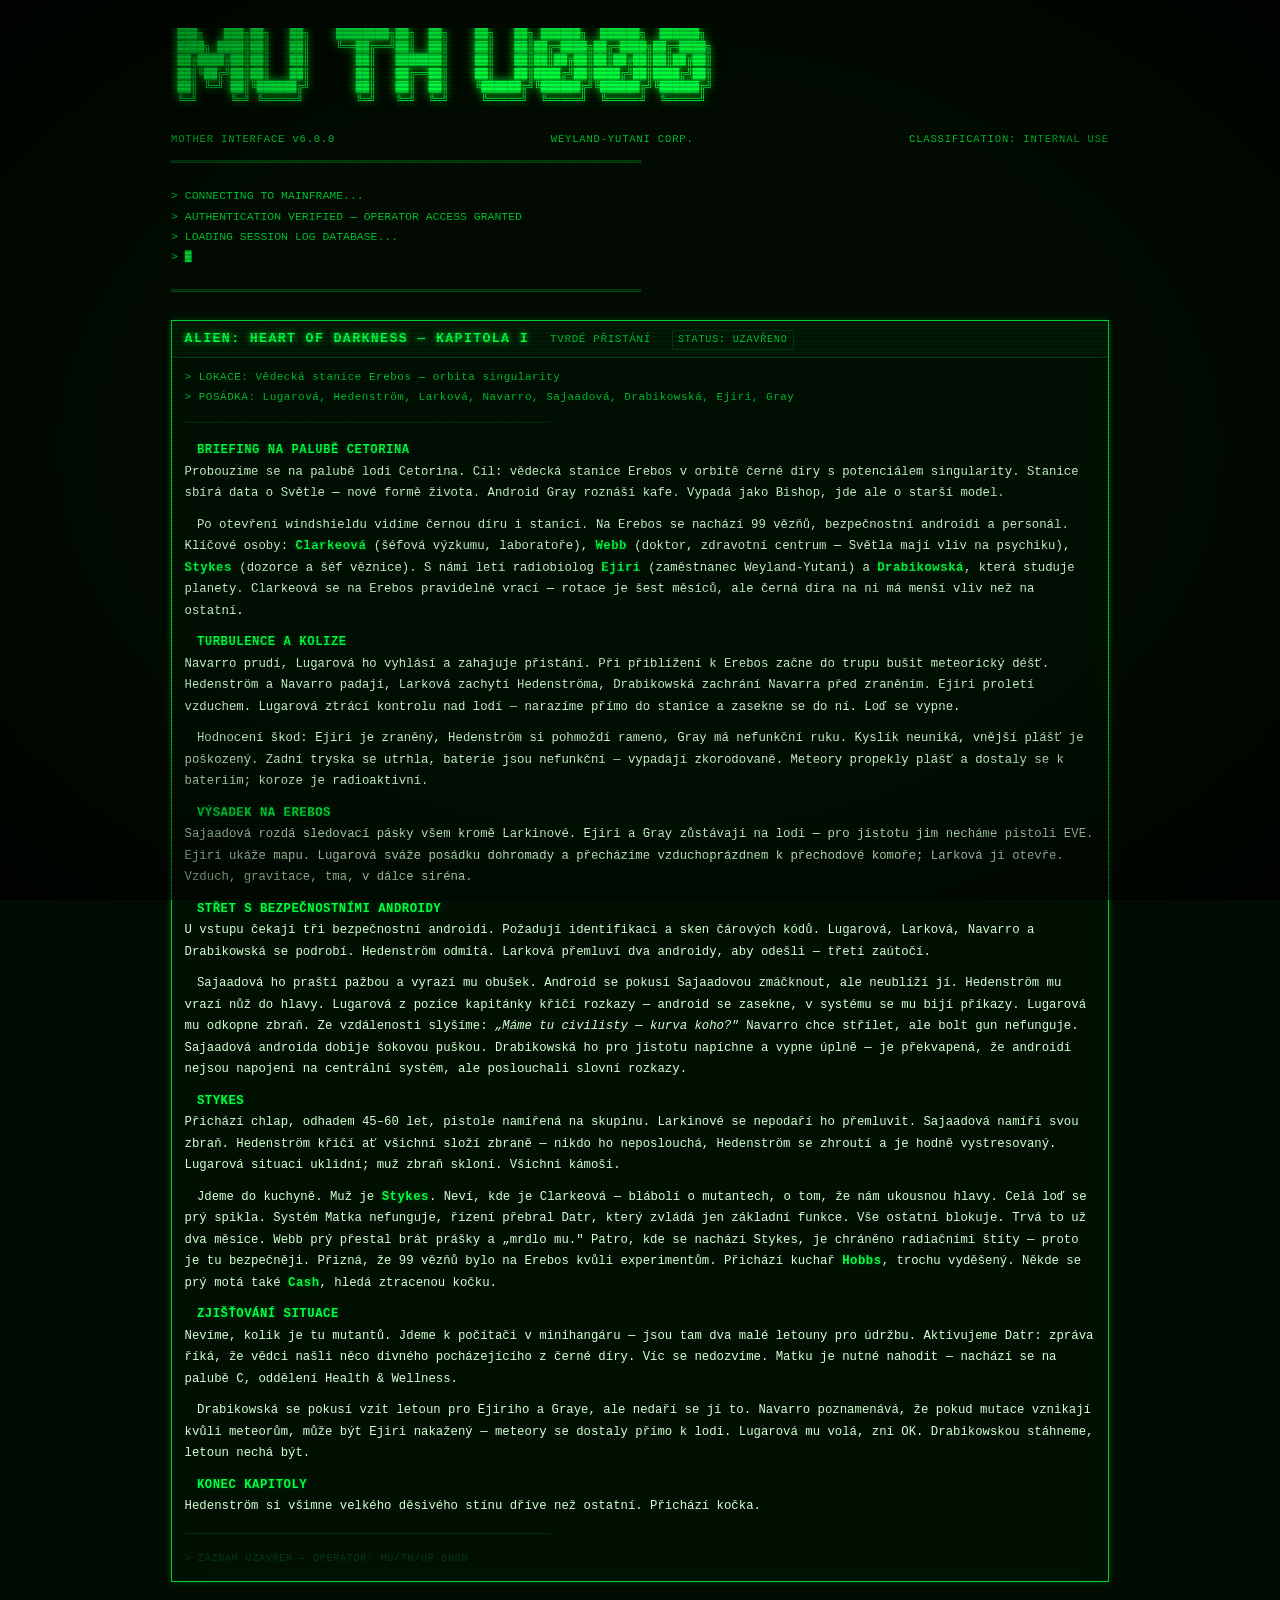
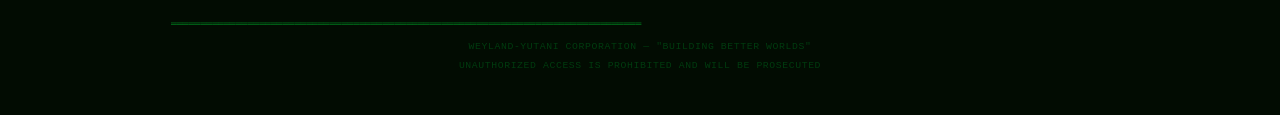
<file: index.html>
<!DOCTYPE html>
<html lang="cs">
<head>
  <meta charset="UTF-8" />
  <meta name="viewport" content="width=device-width, initial-scale=1.0" />
  <title>MU/TH/UR 6000 — SESSION LOGS</title>
  <link rel="stylesheet" href="style.css" />
</head>
<body>
  <div class="crt">
    <div class="scanlines"></div>
    <div class="screen">

      <header>
        <pre class="logo">
 ███╗   ███╗██╗   ██╗    ████████╗██╗  ██╗    ██╗   ██╗ ██████╗  ██████╗  ██████╗
 ████╗ ████║██║   ██║    ╚══██╔══╝██║  ██║    ██║   ██║██╔═████╗██╔═████╗██╔═████╗
 ██╔████╔██║██║   ██║       ██║   ███████║    ██║   ██║██║██╔██║██║██╔██║██║██╔██║
 ██║╚██╔╝██║██║   ██║       ██║   ██╔══██║    ██║   ██║████╔╝██║████╔╝██║████╔╝██║
 ██║ ╚═╝ ██║╚██████╔╝       ██║   ██║  ██║    ╚██████╔╝╚██████╔╝╚██████╔╝╚██████╔╝
 ╚═╝     ╚═╝ ╚═════╝        ╚═╝   ╚═╝  ╚═╝     ╚═════╝  ╚═════╝  ╚═════╝  ╚═════╝
        </pre>
        <div class="header-line">
          <span>MOTHER INTERFACE v6.0.0</span>
          <span>WEYLAND-YUTANI CORP.</span>
          <span>CLASSIFICATION: INTERNAL USE</span>
        </div>
        <div class="divider">════════════════════════════════════════════════════════════════════════════════</div>
      </header>

      <main>
        <section class="boot-text">
          <p>&gt; CONNECTING TO MAINFRAME...</p>
          <p>&gt; AUTHENTICATION VERIFIED — OPERATOR ACCESS GRANTED</p>
          <p>&gt; LOADING SESSION LOG DATABASE...</p>
          <p>&gt; <span class="blink">█</span></p>
        </section>

        <div class="divider">════════════════════════════════════════════════════════════════════════════════</div>

        <!-- ============================================================
             SESSION LOGY — přidávej nové záznamy zkopírováním bloku
             <article class="session"> níže a upravením obsahu.
             Nejnovější session dej na začátek seznamu (před ostatní).
        ============================================================= -->
        <section class="log-list" id="sessions">

          <article class="session">
            <div class="session-header">
              <span class="session-id">ALIEN: HEART OF DARKNESS — KAPITOLA I</span>
              <span class="session-date">TVRDÉ PŘISTÁNÍ</span>
              <span class="session-status status-closed">STATUS: UZAVŘENO</span>
            </div>
            <div class="session-body">
              <p class="session-location">&gt; LOKACE: Vědecká stanice Erebos — orbita singularity</p>
              <p class="session-crew">&gt; POSÁDKA: Lugarová, Hedenström, Larková, Navarro, Sajaadová, Drabikowská, Ejiri, Gray</p>
              <div class="session-divider">──────────────────────────────────────────────────────────</div>
              <div class="session-log">

                <p><strong>BRIEFING NA PALUBĚ CETORINA</strong><br>
                Probouzíme se na palubě lodi Cetorina. Cíl: vědecká stanice Erebos v orbitě černé díry s potenciálem singularity. Stanice sbírá data o Světle — nové formě života. Android Gray roznáší kafe. Vypadá jako Bishop, jde ale o starší model.</p>

                <p>Po otevření windshieldu vidíme černou díru i stanici. Na Erebos se nachází 99 vězňů, bezpečnostní androidi a personál. Klíčové osoby: <strong>Clarkeová</strong> (šéfová výzkumu, laboratoře), <strong>Webb</strong> (doktor, zdravotní centrum — Světla mají vliv na psychiku), <strong>Stykes</strong> (dozorce a šéf věznice). S námi letí radiobiolog <strong>Ejiri</strong> (zaměstnanec Weyland-Yutani) a <strong>Drabikowská</strong>, která studuje planety. Clarkeová se na Erebos pravidelně vrací — rotace je šest měsíců, ale černá díra na ni má menší vliv než na ostatní.</p>

                <p><strong>TURBULENCE A KOLIZE</strong><br>
                Navarro prudí, Lugarová ho vyhlásí a zahajuje přistání. Při přiblížení k Erebos začne do trupu bušit meteorický déšť. Hedenström a Navarro padají, Larková zachytí Hedenströma, Drabikowská zachrání Navarra před zraněním. Ejiri proletí vzduchem. Lugarová ztrácí kontrolu nad lodí — narazíme přímo do stanice a zasekne se do ní. Loď se vypne.</p>

                <p>Hodnocení škod: Ejiri je zraněný, Hedenström si pohmoždí rameno, Gray má nefunkční ruku. Kyslík neuniká, vnější plášť je poškozený. Zadní tryska se utrhla, baterie jsou nefunkční — vypadají zkorodovaně. Meteory propekly plášť a dostaly se k bateriím; koroze je radioaktivní.</p>

                <p><strong>VÝSADEK NA EREBOS</strong><br>
                Sajaadová rozdá sledovací pásky všem kromě Larkinové. Ejiri a Gray zůstávají na lodi — pro jistotu jim necháme pistoli EVE. Ejiri ukáže mapu. Lugarová sváže posádku dohromady a přecházíme vzduchoprázdnem k přechodové komoře; Larková ji otevře. Vzduch, gravitace, tma, v dálce siréna.</p>

                <p><strong>STŘET S BEZPEČNOSTNÍMI ANDROIDY</strong><br>
                U vstupu čekají tři bezpečnostní androidi. Požadují identifikaci a sken čárových kódů. Lugarová, Larková, Navarro a Drabikowská se podrobí. Hedenström odmítá. Larková přemluví dva androidy, aby odešli — třetí zaútočí.</p>

                <p>Sajaadová ho praští pažbou a vyrazí mu obušek. Android se pokusí Sajaadovou zmáčknout, ale neublíží jí. Hedenström mu vrazí nůž do hlavy. Lugarová z pozice kapitánky křičí rozkazy — android se zasekne, v systému se mu bijí příkazy. Lugarová mu odkopne zbraň. Ze vzdálenosti slyšíme: <em>„Máme tu civilisty — kurva koho?"</em> Navarro chce střílet, ale bolt gun nefunguje. Sajaadová androida dobije šokovou puškou. Drabikowská ho pro jistotu napíchne a vypne úplně — je překvapená, že androidi nejsou napojeni na centrální systém, ale poslouchali slovní rozkazy.</p>

                <p><strong>STYKES</strong><br>
                Přichází chlap, odhadem 45–60 let, pistole namířená na skupinu. Larkinové se nepodaří ho přemluvit. Sajaadová namíří svou zbraň. Hedenström křičí ať všichni složí zbraně — nikdo ho neposlouchá, Hedenström se zhroutí a je hodně vystresovaný. Lugarová situaci uklidní; muž zbraň skloní. Všichni kámoši.</p>

                <p>Jdeme do kuchyně. Muž je <strong>Stykes</strong>. Neví, kde je Clarkeová — blábolí o mutantech, o tom, že nám ukousnou hlavy. Celá loď se prý spikla. Systém Matka nefunguje, řízení přebral Datr, který zvládá jen základní funkce. Vše ostatní blokuje. Trvá to už dva měsíce. Webb prý přestal brát prášky a „mrdlo mu." Patro, kde se nachází Stykes, je chráněno radiačními štíty — proto je tu bezpečněji. Přizná, že 99 vězňů bylo na Erebos kvůli experimentům. Přichází kuchař <strong>Hobbs</strong>, trochu vyděšený. Někde se prý motá také <strong>Cash</strong>, hledá ztracenou kočku.</p>

                <p><strong>ZJIŠŤOVÁNÍ SITUACE</strong><br>
                Nevíme, kolik je tu mutantů. Jdeme k počítači v minihangáru — jsou tam dva malé letouny pro údržbu. Aktivujeme Datr: zpráva říká, že vědci našli něco divného pocházejícího z černé díry. Víc se nedozvíme. Matku je nutné nahodit — nachází se na palubě C, oddělení Health &amp; Wellness.</p>

                <p>Drabikowská se pokusí vzít letoun pro Ejiriho a Graye, ale nedaří se jí to. Navarro poznamenává, že pokud mutace vznikají kvůli meteorům, může být Ejiri nakažený — meteory se dostaly přímo k lodi. Lugarová mu volá, zní OK. Drabikowskou stáhneme, letoun nechá být.</p>

                <p><strong>KONEC KAPITOLY</strong><br>
                Hedenström si všimne velkého děsivého stínu dříve než ostatní. Přichází kočka.</p>

              </div>
              <div class="session-divider">──────────────────────────────────────────────────────────</div>
              <p class="session-footer">&gt; ZÁZNAM UZAVŘEN — OPERÁTOR: MU/TH/UR 6000</p>
            </div>
          </article>

        </section>
        <!-- ============================================================
             KONEC SEKCE SESSION LOGŮ
        ============================================================= -->

      </main>

      <footer>
        <div class="divider">════════════════════════════════════════════════════════════════════════════════</div>
        <p class="footer-text">WEYLAND-YUTANI CORPORATION — "BUILDING BETTER WORLDS"</p>
        <p class="footer-text">UNAUTHORIZED ACCESS IS PROHIBITED AND WILL BE PROSECUTED</p>
      </footer>

    </div>
  </div>
  <script src="script.js"></script>
</body>
</html>
</file>
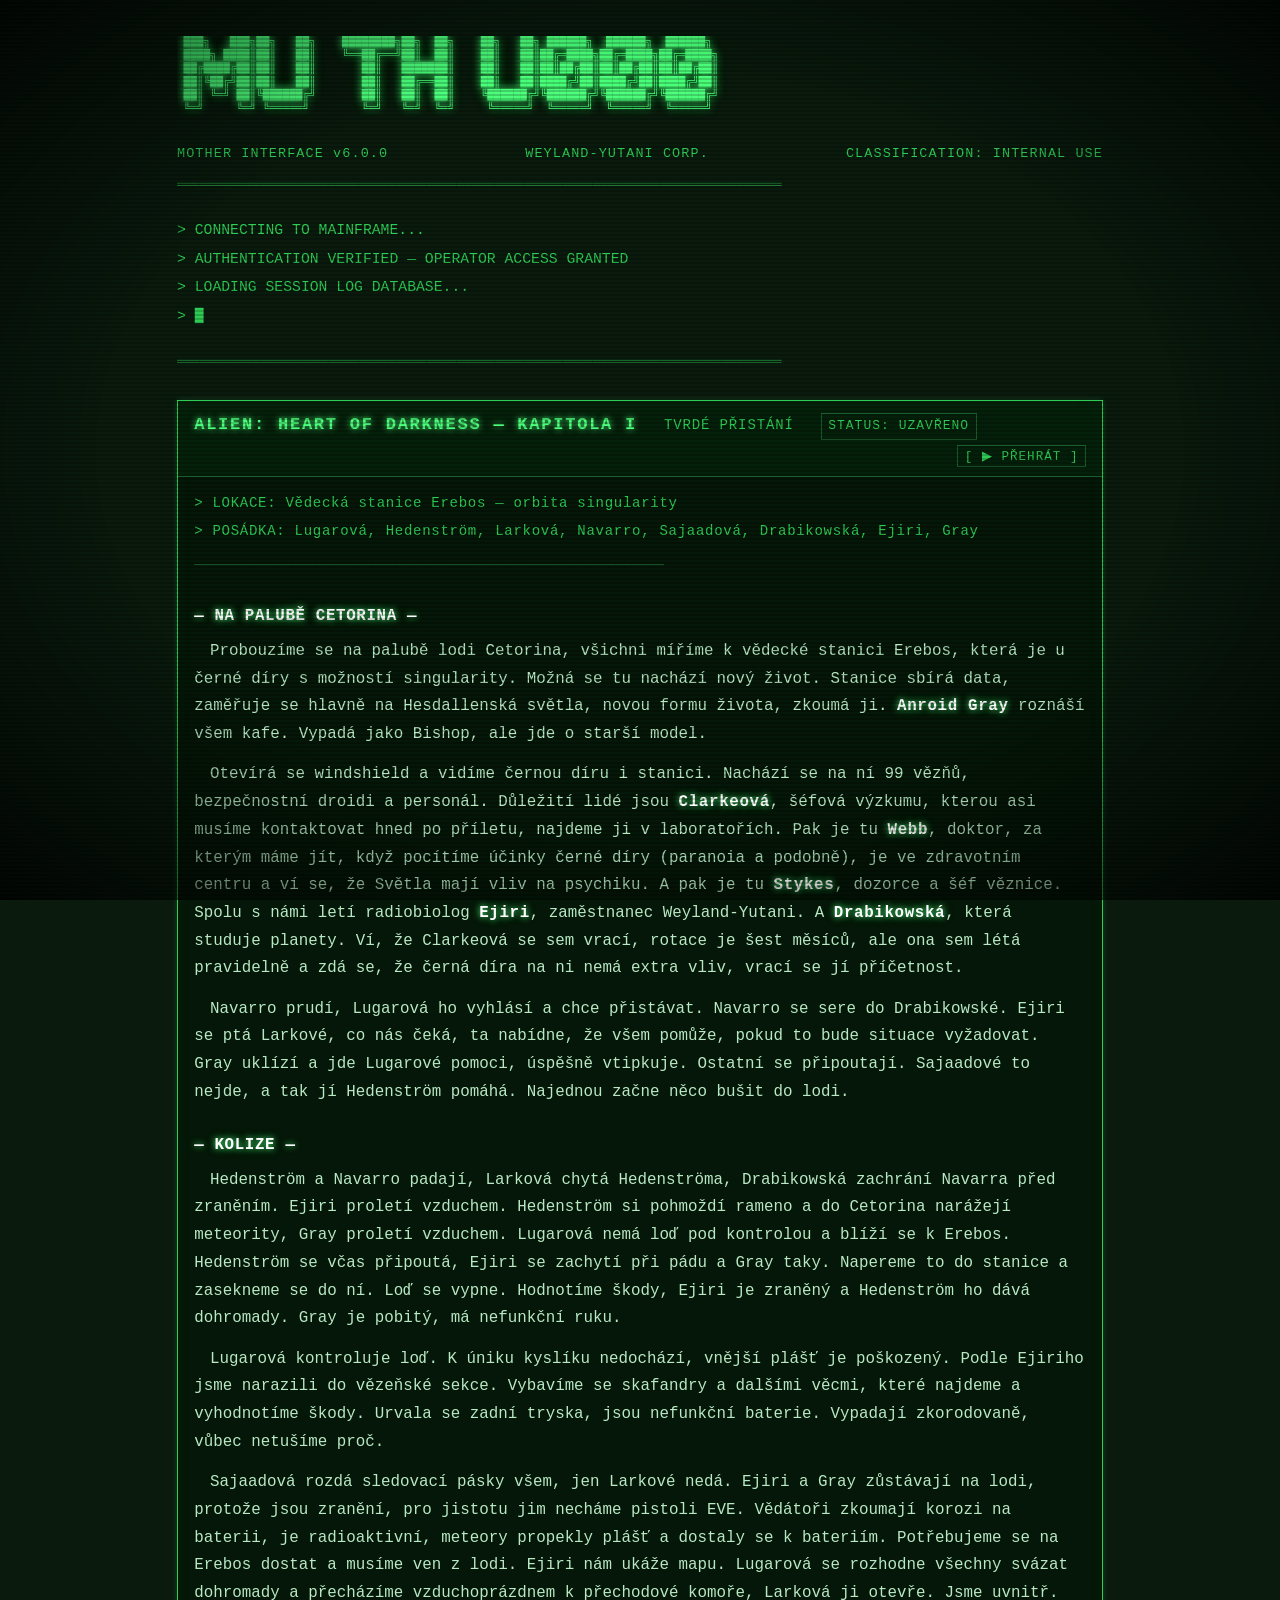
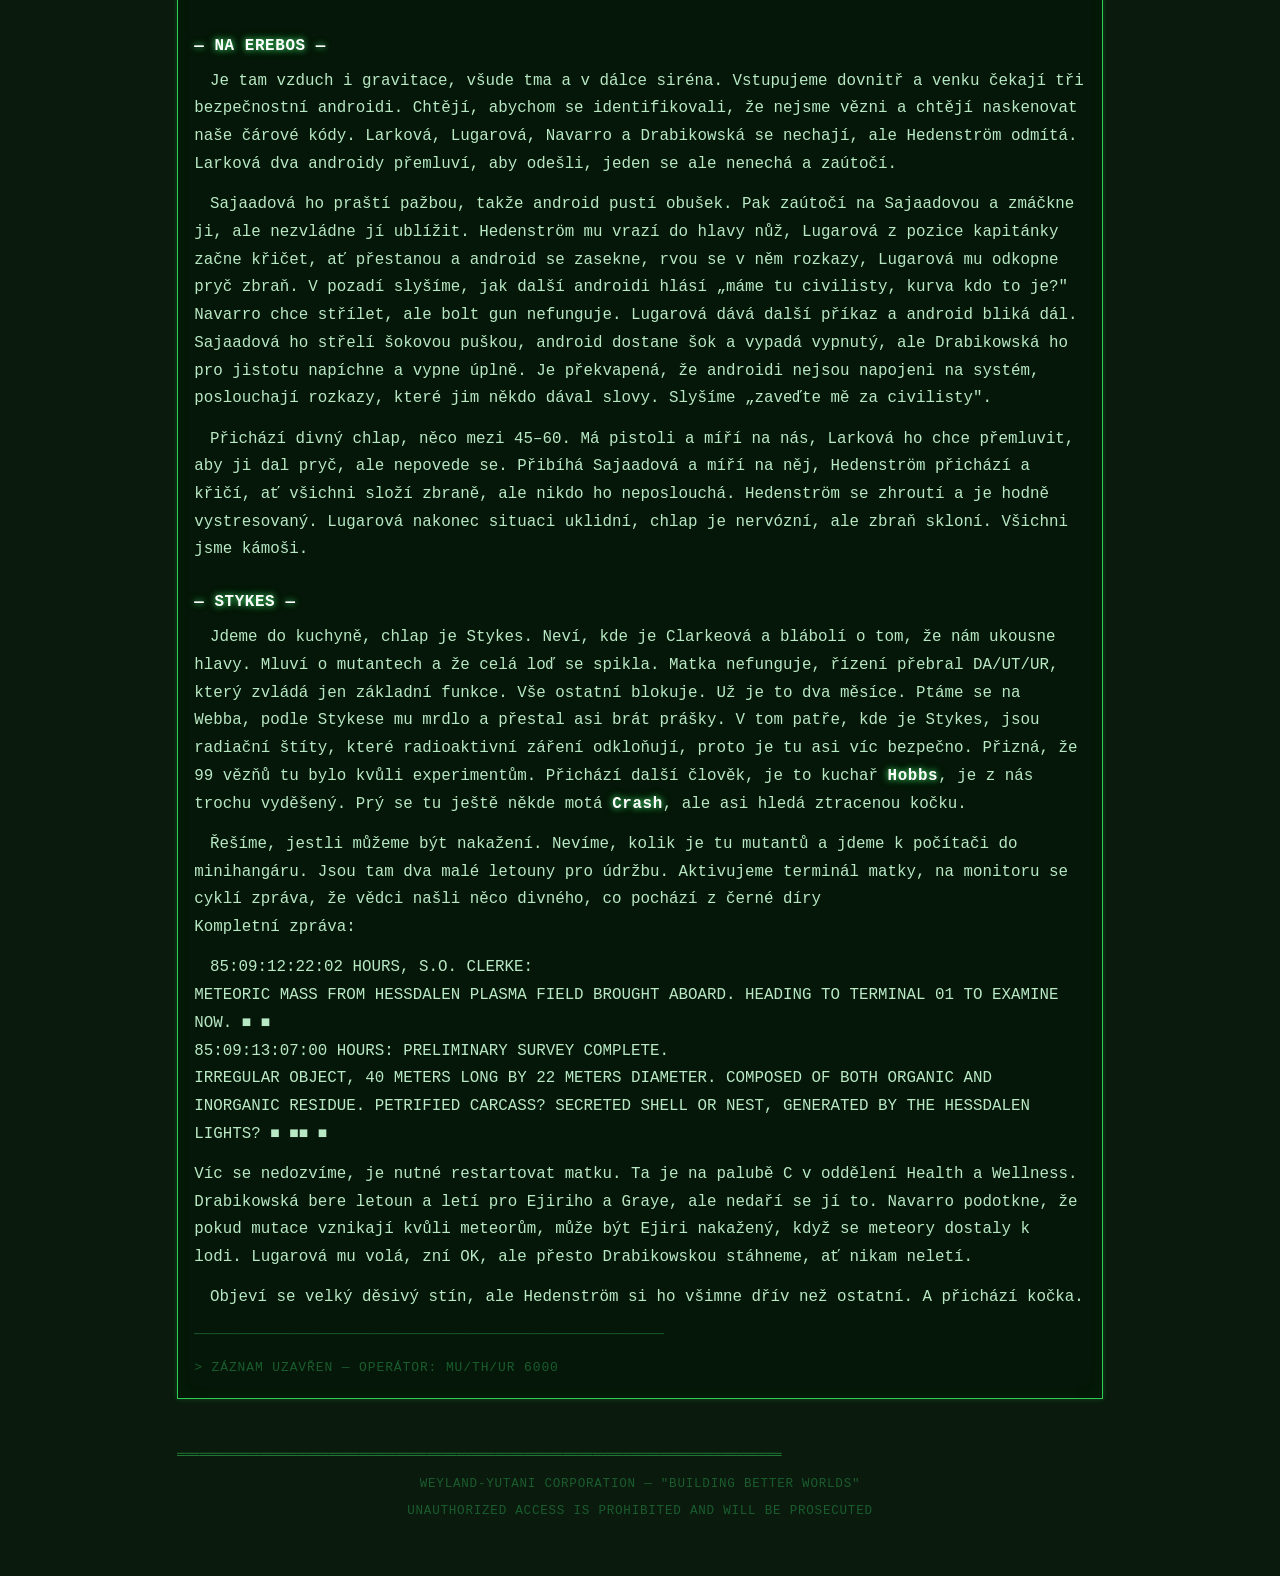
<file: cetorina-logs/index.html>
<!DOCTYPE html>
<html lang="cs">
<head>
  <meta charset="UTF-8" />
  <meta name="viewport" content="width=device-width, initial-scale=1.0" />
  <title>MU/TH/UR 6000 — SESSION LOGS</title>
  <link rel="stylesheet" href="style.css?v=4" />
</head>
<body>
  <div class="crt">
    <div class="scanlines"></div>
    <div class="screen">

      <header>
        <pre class="logo">
 ███╗   ███╗██╗   ██╗    ████████╗██╗  ██╗    ██╗   ██╗ ██████╗  ██████╗  ██████╗
 ████╗ ████║██║   ██║    ╚══██╔══╝██║  ██║    ██║   ██║██╔═████╗██╔═████╗██╔═████╗
 ██╔████╔██║██║   ██║       ██║   ███████║    ██║   ██║██║██╔██║██║██╔██║██║██╔██║
 ██║╚██╔╝██║██║   ██║       ██║   ██╔══██║    ██║   ██║████╔╝██║████╔╝██║████╔╝██║
 ██║ ╚═╝ ██║╚██████╔╝       ██║   ██║  ██║    ╚██████╔╝╚██████╔╝╚██████╔╝╚██████╔╝
 ╚═╝     ╚═╝ ╚═════╝        ╚═╝   ╚═╝  ╚═╝     ╚═════╝  ╚═════╝  ╚═════╝  ╚═════╝
        </pre>
        <div class="header-line">
          <span>MOTHER INTERFACE v6.0.0</span>
          <span>WEYLAND-YUTANI CORP.</span>
          <span>CLASSIFICATION: INTERNAL USE</span>
        </div>
        <div class="divider">════════════════════════════════════════════════════════════════════════════════</div>
      </header>

      <main>
        <section class="boot-text">
          <p>&gt; CONNECTING TO MAINFRAME...</p>
          <p>&gt; AUTHENTICATION VERIFIED — OPERATOR ACCESS GRANTED</p>
          <p>&gt; LOADING SESSION LOG DATABASE...</p>
          <p>&gt; <span class="blink">█</span></p>
        </section>

        <div class="divider">════════════════════════════════════════════════════════════════════════════════</div>

        <!-- ============================================================
             SESSION LOGY — přidávej nové záznamy zkopírováním bloku
             <article class="session"> níže a upravením obsahu.
             Nejnovější session dej na začátek seznamu (před ostatní).
             Nadpisy sekcí: <p class="heading"><strong>— NÁZEV —</strong></p>
        ============================================================= -->
        <section class="log-list" id="sessions">

          <article class="session">
            <div class="session-header">
              <span class="session-id">ALIEN: HEART OF DARKNESS — KAPITOLA I</span>
              <span class="session-date">TVRDÉ PŘISTÁNÍ</span>
              <span class="session-status status-closed">STATUS: UZAVŘENO</span>
              <button class="btn-speak" onclick="toggleSpeak(this)" aria-label="Přehrát záznam">[ ▶ PŘEHRÁT ]</button>
            </div>
            <div class="session-body">
              <p class="session-location">&gt; LOKACE: Vědecká stanice Erebos — orbita singularity</p>
              <p class="session-crew">&gt; POSÁDKA: Lugarová, Hedenström, Larková, Navarro, Sajaadová, Drabikowská, Ejiri, Gray</p>
              <div class="session-divider">──────────────────────────────────────────────────────────</div>
              <div class="session-log">

                <p class="heading"><strong>— NA PALUBĚ CETORINA —</strong></p>

                <p>Probouzíme se na palubě lodi Cetorina, všichni míříme k vědecké stanici Erebos, která je u černé díry s možností singularity. Možná se tu nachází nový život. Stanice sbírá data, zaměřuje se hlavně na Hesdallenská světla, novou formu života, zkoumá ji. <strong>Anroid Gray</strong>  roznáší všem kafe. Vypadá jako Bishop, ale jde o starší model.</p>

                <p>Otevírá se windshield a vidíme černou díru i stanici. Nachází se na ní 99 vězňů, bezpečnostní droidi a personál. Důležití lidé jsou <strong>Clarkeová</strong>, šéfová výzkumu, kterou asi musíme kontaktovat hned po příletu, najdeme ji v laboratořích. Pak je tu <strong>Webb</strong>, doktor, za kterým máme jít, když pocítíme účinky černé díry (paranoia a podobně), je ve zdravotním centru a ví se, že Světla mají vliv na psychiku. A pak je tu <strong>Stykes</strong>, dozorce a šéf věznice. Spolu s námi letí radiobiolog <strong>Ejiri</strong>, zaměstnanec Weyland-Yutani. A <strong>Drabikowská</strong>, která studuje planety. Ví, že Clarkeová se sem vrací, rotace je šest měsíců, ale ona sem létá pravidelně a zdá se, že černá díra na ni nemá extra vliv, vrací se jí příčetnost.</p>

                <p>Navarro prudí, Lugarová ho vyhlásí a chce přistávat. Navarro se sere do Drabikowské. Ejiri se ptá Larkové, co nás čeká, ta nabídne, že všem pomůže, pokud to bude situace vyžadovat. Gray uklízí a jde Lugarové pomoci, úspěšně vtipkuje. Ostatní se připoutají. Sajaadové to nejde, a tak jí Hedenström pomáhá. Najednou začne něco bušit do lodi.</p>

                <p class="heading"><strong>— KOLIZE —</strong></p>

                <p>Hedenström a Navarro padají, Larková chytá Hedenströma, Drabikowská zachrání Navarra před zraněním. Ejiri proletí vzduchem. Hedenström si pohmoždí rameno a do Cetorina narážejí meteority, Gray proletí vzduchem. Lugarová nemá loď pod kontrolou a blíží se k Erebos. Hedenström se včas připoutá, Ejiri se zachytí při pádu a Gray taky. Napereme to do stanice a zasekneme se do ní. Loď se vypne. Hodnotíme škody, Ejiri je zraněný a Hedenström ho dává dohromady. Gray je pobitý, má nefunkční ruku.</p>

                <p>Lugarová kontroluje loď. K úniku kyslíku nedochází, vnější plášť je poškozený. Podle Ejiriho jsme narazili do vězeňské sekce. Vybavíme se skafandry a dalšími věcmi, které najdeme a vyhodnotíme škody. Urvala se zadní tryska, jsou nefunkční baterie. Vypadají zkorodovaně, vůbec netušíme proč.</p>

                <p>Sajaadová rozdá sledovací pásky všem, jen Larkové nedá. Ejiri a Gray zůstávají na lodi, protože jsou zranění, pro jistotu jim necháme pistoli EVE. Vědátoři zkoumají korozi na baterii, je radioaktivní, meteory propekly plášť a dostaly se k bateriím. Potřebujeme se na Erebos dostat a musíme ven z lodi. Ejiri nám ukáže mapu. Lugarová se rozhodne všechny svázat dohromady a přecházíme vzduchoprázdnem k přechodové komoře, Larková ji otevře. Jsme uvnitř.</p>

                <p class="heading"><strong>— NA EREBOS —</strong></p>

                <p>Je tam vzduch i gravitace, všude tma a v dálce siréna. Vstupujeme dovnitř a venku čekají tři bezpečnostní androidi. Chtějí, abychom se identifikovali, že nejsme vězni a chtějí naskenovat naše čárové kódy. Larková, Lugarová, Navarro a Drabikowská se nechají, ale Hedenström odmítá. Larková dva androidy přemluví, aby odešli, jeden se ale nenechá a zaútočí.</p>

                <p>Sajaadová ho praští pažbou, takže android pustí obušek. Pak zaútočí na Sajaadovou a zmáčkne ji, ale nezvládne jí ublížit. Hedenström mu vrazí do hlavy nůž, Lugarová z pozice kapitánky začne křičet, ať přestanou a android se zasekne, rvou se v něm rozkazy, Lugarová mu odkopne pryč zbraň. V pozadí slyšíme, jak další androidi hlásí „máme tu civilisty, kurva kdo to je?" Navarro chce střílet, ale bolt gun nefunguje. Lugarová dává další příkaz a android bliká dál. Sajaadová ho střelí šokovou puškou, android dostane šok a vypadá vypnutý, ale Drabikowská ho pro jistotu napíchne a vypne úplně. Je překvapená, že androidi nejsou napojeni na systém, poslouchají rozkazy, které jim někdo dával slovy. Slyšíme „zaveďte mě za civilisty".</p>

                <p>Přichází divný chlap, něco mezi 45–60. Má pistoli a míří na nás, Larková ho chce přemluvit, aby ji dal pryč, ale nepovede se. Přibíhá Sajaadová a míří na něj, Hedenström přichází a křičí, ať všichni složí zbraně, ale nikdo ho neposlouchá. Hedenström se zhroutí a je hodně vystresovaný. Lugarová nakonec situaci uklidní, chlap je nervózní, ale zbraň skloní. Všichni jsme kámoši.</p>

                <p class="heading"><strong>— STYKES —</strong></p>

                <p>Jdeme do kuchyně, chlap je Stykes. Neví, kde je Clarkeová a blábolí o tom, že nám ukousne hlavy. Mluví o mutantech a že celá loď se spikla. Matka nefunguje, řízení přebral DA/UT/UR, který zvládá jen základní funkce. Vše ostatní blokuje. Už je to dva měsíce. Ptáme se na Webba, podle Stykese mu mrdlo a přestal asi brát prášky. V tom patře, kde je Stykes, jsou radiační štíty, které radioaktivní záření odkloňují, proto je tu asi víc bezpečno. Přizná, že 99 vězňů tu bylo kvůli experimentům. Přichází další člověk, je to kuchař <strong>Hobbs</strong>, je z nás trochu vyděšený. Prý se tu ještě někde motá <strong>Crash</strong>, ale asi hledá ztracenou kočku.</p>

                <p>Řešíme, jestli můžeme být nakažení. Nevíme, kolik je tu mutantů a jdeme k počítači do minihangáru. Jsou tam dva malé letouny pro údržbu. Aktivujeme terminál matky, na monitoru se cyklí zpráva, že vědci našli něco divného, co pochází z černé díry <br />
                  Kompletní zpráva:</p>
                  <p>
                    85:09:12:22:02 HOURS, S.O. CLERKE:<br />
                    METEORIC MASS FROM HESSDALEN PLASMA FIELD BROUGHT ABOARD. HEADING TO TERMINAL 01 TO EXAMINE NOW. ■ ■ <br />
                    
                    85:09:13:07:00 HOURS: PRELIMINARY SURVEY COMPLETE.<br />
                    IRREGULAR OBJECT, 40 METERS LONG BY 22 METERS DIAMETER. COMPOSED OF BOTH ORGANIC AND INORGANIC RESIDUE. PETRIFIED CARCASS? SECRETED SHELL OR NEST, GENERATED BY THE HESSDALEN LIGHTS? ■ ■■ ■
                  </p>

                  Víc se nedozvíme, je nutné restartovat matku. Ta je na palubě C v oddělení Health a Wellness. Drabikowská bere letoun a letí pro Ejiriho a Graye, ale nedaří se jí to. Navarro podotkne, že pokud mutace vznikají kvůli meteorům, může být Ejiri nakažený, když se meteory dostaly k lodi. Lugarová mu volá, zní OK, ale přesto Drabikowskou stáhneme, ať nikam neletí.</p>

                <p>Objeví se velký děsivý stín, ale Hedenström si ho všimne dřív než ostatní. A přichází kočka.</p>

              </div>
              <div class="session-divider">──────────────────────────────────────────────────────────</div>
              <p class="session-footer">&gt; ZÁZNAM UZAVŘEN — OPERÁTOR: MU/TH/UR 6000</p>
            </div>
          </article>

        </section>
        <!-- ============================================================
             KONEC SEKCE SESSION LOGŮ
        ============================================================= -->

      </main>

      <footer>
        <div class="divider">════════════════════════════════════════════════════════════════════════════════</div>
        <p class="footer-text">WEYLAND-YUTANI CORPORATION — "BUILDING BETTER WORLDS"</p>
        <p class="footer-text">UNAUTHORIZED ACCESS IS PROHIBITED AND WILL BE PROSECUTED</p>
      </footer>

    </div>
  </div>
  <script src="script.js?v=3"></script>
</body>
</html>
</file>
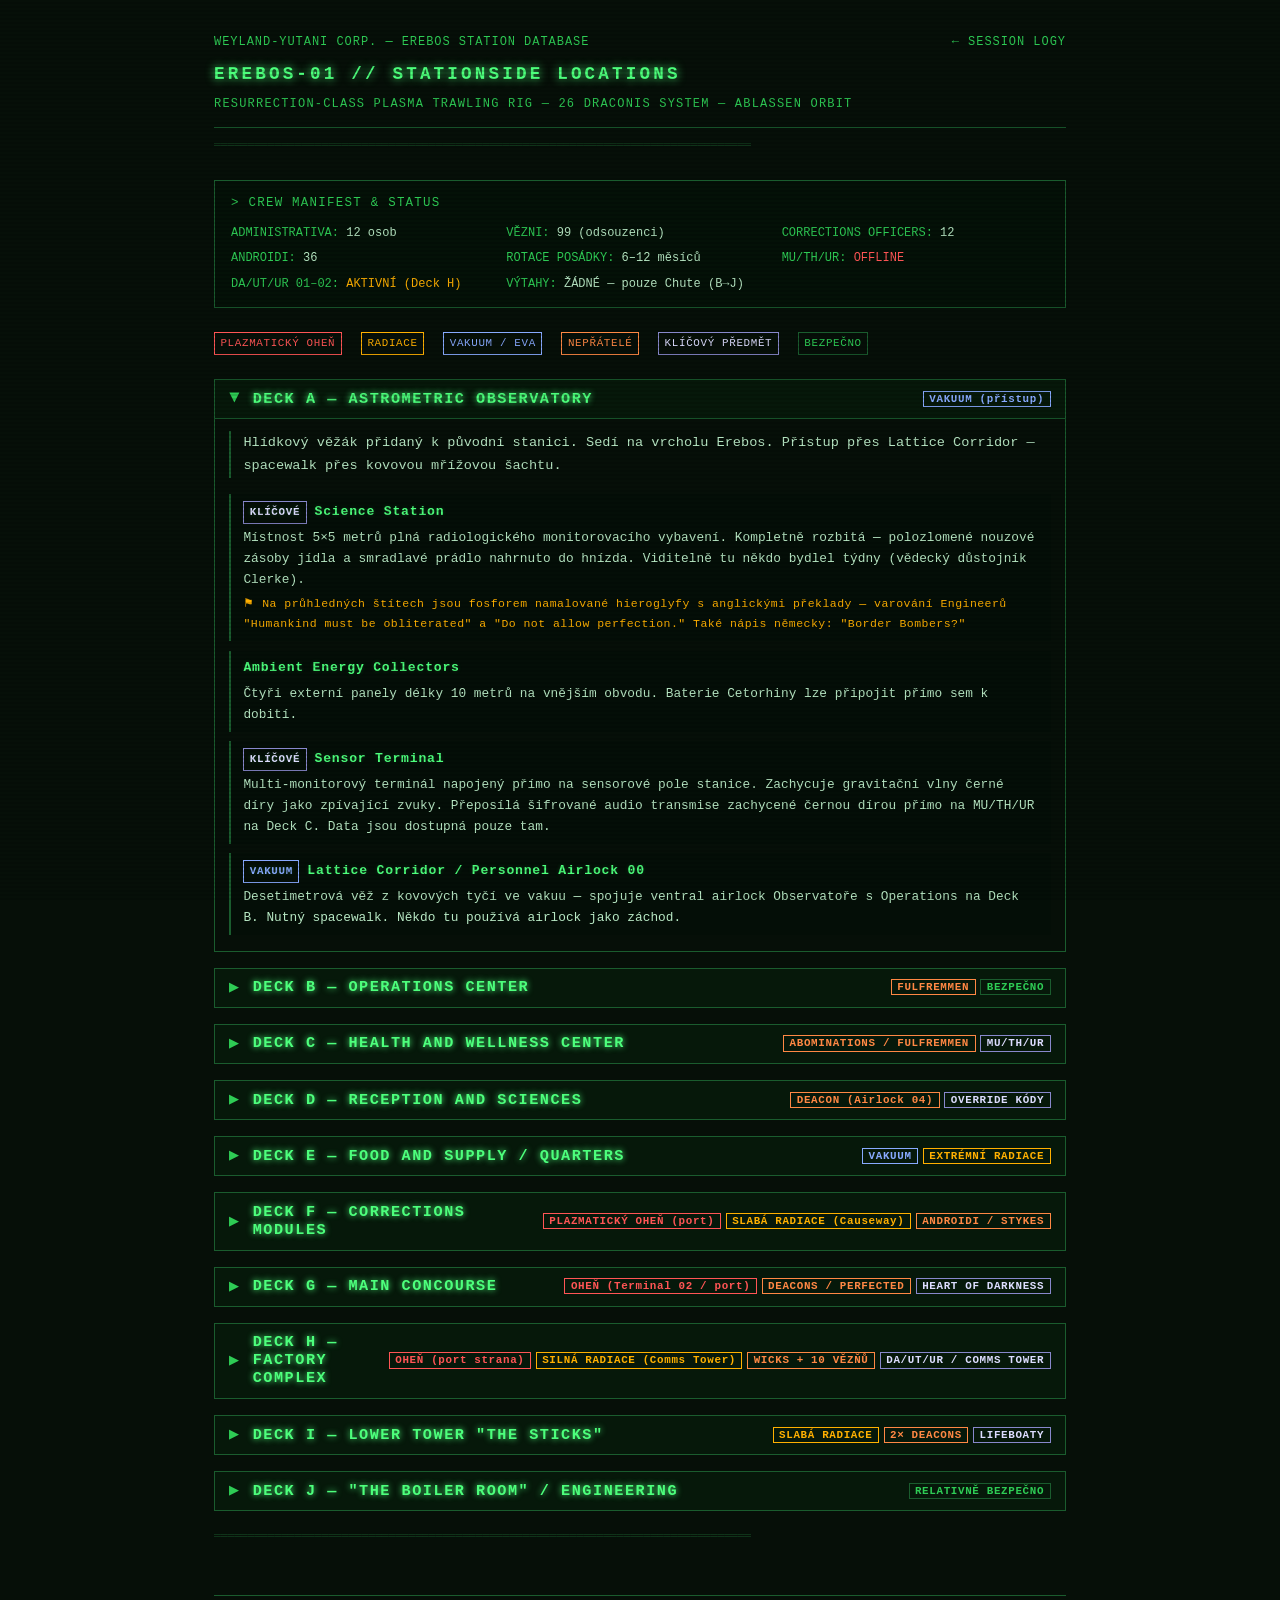
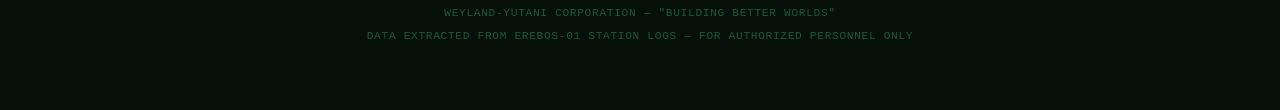
<file: cetorina-logs/station/index.html>
<!DOCTYPE html>
<html lang="cs">
<head>
  <meta charset="UTF-8" />
  <meta name="viewport" content="width=device-width, initial-scale=1.0" />
  <title>MU/TH/UR 6000 — EREBOS STATION DATABASE</title>
  <style>
    *, *::before, *::after { box-sizing: border-box; margin: 0; padding: 0; }

    :root {
      --green:      #4dff7c;
      --green-dim:  #2ecc55;
      --green-dark: #1a5c2e;
      --green-glow: #4dff7c30;
      --amber:      #ffb000;
      --red:        #ff5555;
      --bg:         #0a1a0d;
      --text:       #b8e8c4;
      --font: 'Courier New', Courier, monospace;
    }

    html, body {
      background: #060f08;
      color: var(--green);
      font-family: var(--font);
      font-size: 16px;
      line-height: 1.75;
    }

    body::after {
      content: '';
      position: fixed;
      inset: 0;
      background: repeating-linear-gradient(
        to bottom, transparent 0px, transparent 2px,
        rgba(0,0,0,.12) 2px, rgba(0,0,0,.12) 4px
      );
      pointer-events: none;
      z-index: 100;
    }

    .screen {
      max-width: 900px;
      margin: 0 auto;
      padding: 2rem 1.5rem 4rem;
    }

    /* ── HEADER ── */
    .site-header {
      border-bottom: 1px solid var(--green-dark);
      padding-bottom: .75rem;
      margin-bottom: .5rem;
    }

    .site-header-line {
      display: flex;
      flex-wrap: wrap;
      justify-content: space-between;
      gap: .25rem 1rem;
      font-size: .75rem;
      color: var(--green-dim);
      letter-spacing: .08em;
      margin-bottom: .4rem;
    }

    .site-header-line a { color: var(--green-dim); text-decoration: none; }
    .site-header-line a:hover { color: var(--green); }

    h1 {
      font-size: 1.1rem;
      letter-spacing: .18em;
      text-shadow: 0 0 10px var(--green);
      margin-bottom: .25rem;
    }

    .subtitle {
      font-size: .75rem;
      color: var(--green-dim);
      letter-spacing: .1em;
    }

    .divider {
      color: var(--green-dark);
      font-size: .7rem;
      overflow: hidden;
      white-space: nowrap;
      opacity: .6;
      margin: .5rem 0;
    }

    /* ── STATION OVERVIEW ── */
    .overview {
      margin: 1.5rem 0;
      padding: .75rem 1rem;
      border: 1px solid var(--green-dark);
      background: rgba(0,20,5,.4);
      font-size: .82rem;
      color: var(--text);
    }

    .overview-grid {
      display: grid;
      grid-template-columns: repeat(auto-fill, minmax(200px, 1fr));
      gap: .3rem .5rem;
      margin-top: .5rem;
    }

    .overview-item {
      font-size: .75rem;
      color: var(--green-dim);
    }

    .overview-item span { color: var(--text); }

    /* ── CONDITIONS LEGEND ── */
    .legend {
      display: flex;
      flex-wrap: wrap;
      gap: .4rem 1.2rem;
      margin: 1rem 0 1.5rem;
      font-size: .72rem;
    }

    .tag {
      padding: .1em .5em;
      border: 1px solid;
      font-size: .68rem;
      letter-spacing: .06em;
    }
    .tag-fire     { color: var(--red);    border-color: var(--red); }
    .tag-rad      { color: var(--amber);  border-color: var(--amber); }
    .tag-vacuum   { color: #88aaff;       border-color: #88aaff; }
    .tag-safe     { color: var(--green-dim); border-color: var(--green-dark); }
    .tag-hostile  { color: #ff8844;       border-color: #ff8844; }
    .tag-key      { color: #ddddff;       border-color: #8888cc; }

    /* ── DECK ACCORDION ── */
    .deck {
      margin-bottom: 1rem;
      border: 1px solid var(--green-dark);
    }

    .deck-toggle {
      width: 100%;
      background: rgba(0,255,65,.04);
      border: none;
      color: var(--green);
      font-family: var(--font);
      font-size: .95rem;
      font-weight: bold;
      letter-spacing: .1em;
      text-align: left;
      padding: .6rem .9rem;
      cursor: pointer;
      display: flex;
      align-items: center;
      gap: .8rem;
      border-bottom: 1px solid transparent;
      transition: background .15s;
    }
    .deck-toggle:hover { background: rgba(0,255,65,.08); }
    .deck.open .deck-toggle { border-bottom-color: var(--green-dark); }

    .deck-label { flex: 1; text-shadow: 0 0 6px var(--green); }
    .deck-arrow { font-size: .75rem; color: var(--green-dim); transition: transform .2s; }
    .deck.open .deck-arrow { transform: rotate(90deg); }

    .deck-tags { display: flex; gap: .3rem; flex-wrap: wrap; }

    .deck-body {
      display: none;
      padding: .75rem .9rem 1rem;
    }
    .deck.open .deck-body { display: block; }

    .deck-desc {
      font-size: .85rem;
      color: var(--text);
      margin-bottom: 1rem;
      border-left: 2px solid var(--green-dark);
      padding-left: .75rem;
    }

    /* ── ROOM ── */
    .room-list { display: flex; flex-direction: column; gap: .6rem; }

    .room {
      border-left: 2px solid var(--green-dark);
      padding: .4rem .75rem;
      background: rgba(0,15,4,.3);
    }
    .room:hover { border-left-color: var(--green-dim); }

    .room-name {
      font-size: .82rem;
      font-weight: bold;
      color: var(--green);
      text-shadow: 0 0 4px var(--green-glow);
      letter-spacing: .06em;
      display: flex;
      align-items: center;
      gap: .5rem;
      flex-wrap: wrap;
      margin-bottom: .2rem;
    }

    .room-desc {
      font-size: .8rem;
      color: var(--text);
      line-height: 1.65;
    }

    .room-note {
      font-size: .72rem;
      color: var(--amber);
      margin-top: .25rem;
      letter-spacing: .04em;
    }

    .room-note::before { content: '⚑ '; }

    /* ── FOOTER ── */
    footer {
      margin-top: 3rem;
      border-top: 1px solid var(--green-dark);
      padding-top: .5rem;
      font-size: .7rem;
      color: var(--green-dark);
      text-align: center;
      letter-spacing: .06em;
    }

    /* scrollbar */
    ::-webkit-scrollbar { width: 6px; }
    ::-webkit-scrollbar-track { background: #000; }
    ::-webkit-scrollbar-thumb { background: var(--green-dark); }
    ::selection { background: var(--green); color: #000; }
  </style>
</head>
<body>
<div class="screen">

  <header class="site-header">
    <div class="site-header-line">
      <span>WEYLAND-YUTANI CORP. — EREBOS STATION DATABASE</span>
      <a href="/cetorina-logs/">← SESSION LOGY</a>
    </div>
    <h1>EREBOS-01 // STATIONSIDE LOCATIONS</h1>
    <div class="subtitle">RESURRECTION-CLASS PLASMA TRAWLING RIG — 26 DRACONIS SYSTEM — ABLASSEN ORBIT</div>
  </header>

  <div class="divider">════════════════════════════════════════════════════════════════════════════════</div>

  <div class="overview">
    <div style="font-size:.78rem;color:var(--green-dim);letter-spacing:.1em;margin-bottom:.4rem;">&gt; CREW MANIFEST &amp; STATUS</div>
    <div class="overview-grid">
      <div class="overview-item">ADMINISTRATIVA: <span>12 osob</span></div>
      <div class="overview-item">VĚZNI: <span>99 (odsouzenci)</span></div>
      <div class="overview-item">CORRECTIONS OFFICERS: <span>12</span></div>
      <div class="overview-item">ANDROIDI: <span>36</span></div>
      <div class="overview-item">ROTACE POSÁDKY: <span>6–12 měsíců</span></div>
      <div class="overview-item">MU/TH/UR: <span style="color:var(--red)">OFFLINE</span></div>
      <div class="overview-item">DA/UT/UR 01–02: <span style="color:var(--amber)">AKTIVNÍ (Deck H)</span></div>
      <div class="overview-item">VÝTAHY: <span>ŽÁDNÉ — pouze Chute (B→J)</span></div>
    </div>
  </div>

  <div class="legend">
    <span class="tag tag-fire">PLAZMATICKÝ OHEŇ</span>
    <span class="tag tag-rad">RADIACE</span>
    <span class="tag tag-vacuum">VAKUUM / EVA</span>
    <span class="tag tag-hostile">NEPŘÁTELÉ</span>
    <span class="tag tag-key">KLÍČOVÝ PŘEDMĚT</span>
    <span class="tag tag-safe">BEZPEČNO</span>
  </div>

  <!-- ═══════════════════════════════════════ DECK A ═══ -->
  <div class="deck" id="deckA">
    <button class="deck-toggle" onclick="toggle('deckA')">
      <span class="deck-arrow">▶</span>
      <span class="deck-label">DECK A — ASTROMETRIC OBSERVATORY</span>
      <span class="deck-tags">
        <span class="tag tag-vacuum">VAKUUM (přístup)</span>
      </span>
    </button>
    <div class="deck-body">
      <p class="deck-desc">Hlídkový věžák přidaný k původní stanici. Sedí na vrcholu Erebos. Přístup přes Lattice Corridor — spacewalk přes kovovou mřížovou šachtu.</p>
      <div class="room-list">

        <div class="room">
          <div class="room-name"><span class="tag tag-key">KLÍČOVÉ</span> Science Station</div>
          <div class="room-desc">Místnost 5×5 metrů plná radiologického monitorovacího vybavení. Kompletně rozbitá — polozlomené nouzové zásoby jídla a smradlavé prádlo nahrnuto do hnízda. Viditelně tu někdo bydlel týdny (vědecký důstojník Clerke).</div>
          <div class="room-note">Na průhledných štítech jsou fosforem namalované hieroglyfy s anglickými překlady — varování Engineerů "Humankind must be obliterated" a "Do not allow perfection." Také nápis německy: "Border Bombers?"</div>
        </div>

        <div class="room">
          <div class="room-name">Ambient Energy Collectors</div>
          <div class="room-desc">Čtyři externí panely délky 10 metrů na vnějším obvodu. Baterie Cetorhiny lze připojit přímo sem k dobití.</div>
        </div>

        <div class="room">
          <div class="room-name"><span class="tag tag-key">KLÍČOVÉ</span> Sensor Terminal</div>
          <div class="room-desc">Multi-monitorový terminál napojený přímo na sensorové pole stanice. Zachycuje gravitační vlny černé díry jako zpívající zvuky. Přeposílá šifrované audio transmise zachycené černou dírou přímo na MU/TH/UR na Deck C. Data jsou dostupná pouze tam.</div>
        </div>

        <div class="room">
          <div class="room-name"><span class="tag tag-vacuum">VAKUUM</span> Lattice Corridor / Personnel Airlock 00</div>
          <div class="room-desc">Desetimetrová věž z kovových tyčí ve vakuu — spojuje ventral airlock Observatoře s Operations na Deck B. Nutný spacewalk. Někdo tu používá airlock jako záchod.</div>
        </div>

      </div>
    </div>
  </div>

  <!-- ═══════════════════════════════════════ DECK B ═══ -->
  <div class="deck" id="deckB">
    <button class="deck-toggle" onclick="toggle('deckB')">
      <span class="deck-arrow">▶</span>
      <span class="deck-label">DECK B — OPERATIONS CENTER</span>
      <span class="deck-tags">
        <span class="tag tag-hostile">FULFREMMEN</span>
        <span class="tag tag-safe">BEZPEČNO</span>
      </span>
    </button>
    <div class="deck-body">
      <p class="deck-desc">Kognitivní centrum Erebos. Žádné stopy Living Proto-Hive. Červené nouzové osvětlení se kříží s bledě modrým světlem z mnoha obrazovek. Jeden Fulfremmen se tu potuluje a pozoruje vše s mimozemskou fascinací — je to Perfect Aly, přeměněná teta kapitánky Lugarové.</p>
      <div class="room-list">

        <div class="room">
          <div class="room-name"><span class="tag tag-key">KLÍČOVÉ</span> Operations Control</div>
          <div class="room-desc">Terminály vydávají čirikavé zvuky a počítají čísla (DA/UT/UR 02, Deck H). Odtud lze monitorovat a aktivovat vše — thrustry, sensory, komunikaci, plasma-kolektory. MU/TH/UR nereaguje. Zde lze najít Clerkovy reporty.</div>
        </div>

        <div class="room">
          <div class="room-name"><span class="tag tag-key">KLÍČOVÉ</span> Damage Control (Holotab)</div>
          <div class="room-desc">Aktivní holografický displej stanice se žluto-zelenými blikajícími sekcemi. Úspěšný COMTECH roll odhalí polohy všech přeživších přes PDT signály — ale Workers v Cellblocku a Terminal 01 jsou mrtví, ti v Lifeboat Bay inkubují Deacony a ti v Hydroponics procházejí Perfection.</div>
          <div class="room-note">8 signálů označených WYCRONUS = bývalá posádka Cronu (Perfected). Jeden signál A.LUGAR = Perfect Aly.</div>
        </div>

        <div class="room">
          <div class="room-name">Station Logs</div>
          <div class="room-desc">Záznamy dokumentující objev Hessdalen Lights a organického objektu z plazmového proudu (Cheiron), přivezeného na palubu před pěti týdny. Poté začaly výpadky proudu a nehody. Zbytek logů smazán.</div>
        </div>

        <div class="room">
          <div class="room-name">The Track / Airlocks 02 &amp; 03</div>
          <div class="room-desc">Koridorová smyčka kolem Operations — používaná jako cvičiště. Port a starboard airlocky s dvěma MK.40 Kompresními skafandry každý.</div>
        </div>

        <div class="room">
          <div class="room-name">Observation Deck</div>
          <div class="room-desc">Rampa z Operations. Velký výhled na vesmír — průhledná stěna je prasknutá, jako by na ni něco 3 metry velkého tlačilo hvězdicovitě zevnitř. Jakákoli střelba tu průhled rozlomí — 3 Rounds na zajištění nebo evakuaci.</div>
        </div>

        <div class="room">
          <div class="room-name">Armory 01 / Muster Point</div>
          <div class="room-desc">Vyrabováno Stykesem a jeho androidy — ani zbraň, ani náboj.</div>
        </div>

        <div class="room">
          <div class="room-name">Rec Room / Standby Crew Bunks</div>
          <div class="room-desc">Postele holé. Na stole v rec roomu otevřená krabice zkamenělých glazovaných donutů. Kávovar funguje. Bohužel mají jen bezkofeinovou.</div>
        </div>

      </div>
    </div>
  </div>

  <!-- ═══════════════════════════════════════ DECK C ═══ -->
  <div class="deck" id="deckC">
    <button class="deck-toggle" onclick="toggle('deckC')">
      <span class="deck-arrow">▶</span>
      <span class="deck-label">DECK C — HEALTH AND WELLNESS CENTER</span>
      <span class="deck-tags">
        <span class="tag tag-hostile">ABOMINATIONS / FULFREMMEN</span>
        <span class="tag tag-key">MU/TH/UR</span>
      </span>
    </button>
    <div class="deck-body">
      <p class="deck-desc">Hydroponická zahrada dominuje palubě. Navržena pro psychickou pohodu posádky — teď přerostlá Living Proto-Hive. Zde se nachází MU/TH/UR mainframe a Medlab.</p>
      <div class="room-list">

        <div class="room">
          <div class="room-name"><span class="tag tag-key">KLÍČOVÉ</span> MU/TH/UR</div>
          <div class="room-desc">Mainframe je tmavý a plný kouře (−2 OBSERVATION). Žádná světla serverů. Přístupový terminál na balkoně nad Coolant Pit. Na židli je přitaveno zuhelnatělé tělo ve stádiu přeměny v Abomination — identifikovatelné jen napůl roztavenou plastovou ID kartou Vědeckého důstojníka Clerka. STRESS LEVEL +1.</div>
          <div class="room-note">Reaktivace: přepnout jistič za zamčeným panelem na dně Coolant Pit (4°C) — HEAVY MACHINERY roll, 3 Rounds práce. Pod sedačkou terminálu je Mission Recorder s daty Ironfish — nutné fyzicky sáhnout ke Clerkově mrtvolě (STRESS +1).</div>
        </div>

        <div class="room">
          <div class="room-name">Life Support</div>
          <div class="room-desc">Vzduchové filtry pro sekce A–E, F–H a I–J jsou označeny zde. Stačí vytáhnout příslušný filtr (HEAVY MACHINERY roll) k vypnutí podpory života v dané sekci. Velký vývod nad dveřmi vede přímo do Hydroponics.</div>
        </div>

        <div class="room">
          <div class="room-name"><span class="tag tag-key">KLÍČOVÉ</span> Medlab</div>
          <div class="room-desc">Laboratoř je nepoškozena. Dva funkční Autodocs. Dr. Webb tu není.</div>
          <div class="room-note">Disk s Webbovým výzkumem 26 Draconis Strain — potřebují živou buněčnou kulturu z Proto-Xenomorpha k dokončení. Sklenice s Hessdalen Lights (laser přes průhledný válec). 5 dávek Chil-X (snižuje NDD bonus o 1), 2 dávky NeuroTic (odstraní 1 NDD efekt). Webbovy logy.</div>
        </div>

        <div class="room">
          <div class="room-name">Warden's Quarters / Emergency Cryosleep Pods</div>
          <div class="room-desc">Rozničeno meteoritem, přerostlé pulzujícími chapadly Living Proto-Hive. Tři ze šesti kryotrubic lze zachránit — každá vyžaduje jeden Turn práce a HEAVY MACHINERY roll.</div>
        </div>

        <div class="room">
          <div class="room-name">Recovery Room</div>
          <div class="room-desc">Zářivkové světlo příliš ostré, bílé lůžkoviny příliš pevně přiklopeny. Sterilní bílá místnost.</div>
        </div>

        <div class="room">
          <div class="room-name"><span class="tag tag-hostile">NEBEZPEČÍ</span> Hydroponics Garden</div>
          <div class="room-desc">Zakřivená přední stěna místnosti (12 metrů vysoké) je celá průhled — zamlžená vlhkostí. Rostliny přerostly a zmutovaly v sliznou černou-pryskyřičnou džungli. Naleziště hnízd ve tvaru úlů — Abominations v metamorfóze. Výhled na třípatrové okno (Armor Rating 3). Vývod na zadní stěně vede do Life Support.</div>
          <div class="room-note">PASSIVE Mutant Abomination se tu kakounuje. Při prodlení se narodí PASSIVE Fulfremmen z dalšího kokonu.</div>
        </div>

      </div>
    </div>
  </div>

  <!-- ═══════════════════════════════════════ DECK D ═══ -->
  <div class="deck" id="deckD">
    <button class="deck-toggle" onclick="toggle('deckD')">
      <span class="deck-arrow">▶</span>
      <span class="deck-label">DECK D — RECEPTION AND SCIENCES</span>
      <span class="deck-tags">
        <span class="tag tag-hostile">DEACON (Airlock 04)</span>
        <span class="tag tag-key">OVERRIDE KÓDY</span>
      </span>
    </button>
    <div class="deck-body">
      <p class="deck-desc">Návštěvnická zóna Erebos, vzdálená od vězeňské části. Astrophysics Lab zde dostává data ze sensorů, Observatoře a Comms Tower.</p>
      <div class="room-list">

        <div class="room">
          <div class="room-name">Astrophysics Lab (Holotab)</div>
          <div class="room-desc">Prázdná místnost s funkčním Holotabem. Promítá 3D mapu hvězd 26A a 26B, černou díru, plazmové proudy — a při bližším pohledu Asteroid 1113B.</div>
        </div>

        <div class="room">
          <div class="room-name">Visitor Docking Port / VIP Bay / Parts Storage</div>
          <div class="room-desc">Přístavní přístav a dok jsou převážně prázdné — jen jeden EVA Pod na podlaze. V Parts Storage se nacházejí náhradní díly potřebné k opravě Cetorhiny.</div>
        </div>

        <div class="room">
          <div class="room-name"><span class="tag tag-hostile">POZOR</span> EVA Suit Storage / Airlock 04</div>
          <div class="room-desc">Čtyři ECO2 skafandry. Velké množství zaschlé krve na dveřích airlocku — na zemi leží nohy a dolní polovina těla zaměstnance, zřejmě přeříznutého airlockem. Na druhé straně airlocku seží ACTIVE Protomorph Deacon.</div>
          <div class="room-note">Pokus o vypuštění Deacona do vesmíru způsobí, že bude obcházet stanici a hledat způsob jak se dostat zpět dovnitř.</div>
        </div>

        <div class="room">
          <div class="room-name"><span class="tag tag-key">KLÍČOVÉ</span> Engineer's Office / Post-it Note</div>
          <div class="room-desc">Místnost vyrabována. Na rozbitém monitoru post-it lístek s nápisem OVERRIDE a šesti sadami čísel — override kódy pro celou stanici.</div>
          <div class="room-note">
            67EC9420KA — thrustry stanice<br>
            WY082609 — airlocky (jednotlivě nebo všechny najednou)<br>
            MAW5578112 — Trawling Arms 01 a 02 (Deck H)<br>
            ECHO9X-887W3 — deaktivace/reset MU/TH/UR, DA/UT/URs a Corrections Androidů<br>
            T8333SIG33 — výhoz Observatoře, Comms Tower nebo Lifeboatů do prostoru<br>
            LESSthan3CATZ — dávkovač krmení pro kočku (Deck A, C nebo F)
          </div>
        </div>

      </div>
    </div>
  </div>

  <!-- ═══════════════════════════════════════ DECK E ═══ -->
  <div class="deck" id="deckE">
    <button class="deck-toggle" onclick="toggle('deckE')">
      <span class="deck-arrow">▶</span>
      <span class="deck-label">DECK E — FOOD AND SUPPLY / QUARTERS</span>
      <span class="deck-tags">
        <span class="tag tag-vacuum">VAKUUM</span>
        <span class="tag tag-rad">EXTRÉMNÍ RADIACE</span>
      </span>
    </button>
    <div class="deck-body">
      <p class="deck-desc">Obytná paluba posádky — meteorit ji prorazil a zdemoloval. Airlock ke Chute je funkční.</p>
      <div class="room-list">

        <div class="room">
          <div class="room-name"><span class="tag tag-vacuum">VAKUUM</span><span class="tag tag-rad">RADIACE</span> Storage and Quarters</div>
          <div class="room-desc">Místnosti jsou zaplaveny extrémní radiací a exponovány vesmíru. Zde není nic než smrt.</div>
        </div>

      </div>
    </div>
  </div>

  <!-- ═══════════════════════════════════════ DECK F ═══ -->
  <div class="deck" id="deckF">
    <button class="deck-toggle" onclick="toggle('deckF')">
      <span class="deck-arrow">▶</span>
      <span class="deck-label">DECK F — CORRECTIONS MODULES</span>
      <span class="deck-tags">
        <span class="tag tag-fire">PLAZMATICKÝ OHEŇ (port)</span>
        <span class="tag tag-rad">SLABÁ RADIACE (Causeway)</span>
        <span class="tag tag-hostile">ANDROIDI / STYKES</span>
      </span>
    </button>
    <div class="deck-body">
      <p class="deck-desc">Vězeňské moduly s rozsáhlými požárními škodami na portové straně. Zde sídlí Warden Stykes a Cook Hobbs.</p>
      <div class="room-list">

        <div class="room">
          <div class="room-name"><span class="tag tag-rad">RADIACE</span> Causeway 01</div>
          <div class="room-desc">Vnější průchod v nulové gravitaci — nejrychlejší pohyb po palubě. Exponován slabé radiaci, ohromující výhled na černou díru (+1 STRESS LEVEL). Na obou koncích Emergency Stations: 4× ECO2 EVA skafandry, 2× ASSO-400 harpuny, 2× 100m lanka.</div>
        </div>

        <div class="room">
          <div class="room-name"><span class="tag tag-fire">NEBEZPEČNÉ</span> Plasma Vent</div>
          <div class="room-desc">Ovládán z Operations (Deck B) nebo Boiler Room (Deck J) přes COMTECH roll. Zaplavil by Palubs D–J plazmatickým ohněm Intensity 12, šířícím se o 1 deck/Turn dokud nejsou airlocky otevřeny k přerušení kyslíku.</div>
        </div>

        <div class="room">
          <div class="room-name"><span class="tag tag-fire">INFERNO</span> Cell Blocks</div>
          <div class="room-desc">Šest PASSIVE Corrections Androidů hází dva křičící vězně do cel s ohněm Intensity 12. Za mřížemi jsou zuhelnatělé mrtvoly. Nepěkný pohled.</div>
        </div>

        <div class="room">
          <div class="room-name"><span class="tag tag-fire">INFERNO</span> Inmate Infirmary</div>
          <div class="room-desc">Oblast je inferno se silnou radiací a plazmatickým ohněm Intensity 12. Bay 002 a Airlock 06 lze vyčistit otevřením dveří bayu do vesmíru. Dva zuhelnatělé EVA Pods v Bay 002 lze opravit HEAVY MACHINERY rollem.</div>
        </div>

        <div class="room">
          <div class="room-name"><span class="tag tag-key">KLÍČOVÉ</span><span class="tag tag-hostile">ANDROIDI</span> Security Office (Stykes &amp; Hobbs)</div>
          <div class="room-desc">Základna Wardena. Chráněna čtyřmi PASSIVE Corrections Androidy a androidem Crash (Davis 404-4) — personalizovaný, rozumný. Jakýkoli android zde přivede skupinu k Warden Stykesovi.</div>
          <div class="room-note">
            Bullpen: monitory zobrazují všechny části stanice.<br>
            Detention (ubytování Stykes &amp; Hobbs): Stykes ví jak Erebos dospěl sem, ale prioritou je Wicks, ne únik.<br>
            Galley: Hobbsovo kuchařské království — uvaří "Bachelor's Special".<br>
            Security Armory: kevlar vesty, tear gas granáty, stun obloucové tyče, ES-4 a ES-7 zbraně.<br>
            Bay 001: dva EVA Pods v pohotovosti.<br>
            Decon/Airlock 05: 1 Turn dekontaminace — vyléčí Stage I Abomination, halvíje NDD roll bonus.
          </div>
        </div>

      </div>
    </div>
  </div>

  <!-- ═══════════════════════════════════════ DECK G ═══ -->
  <div class="deck" id="deckG">
    <button class="deck-toggle" onclick="toggle('deckG')">
      <span class="deck-arrow">▶</span>
      <span class="deck-label">DECK G — MAIN CONCOURSE</span>
      <span class="deck-tags">
        <span class="tag tag-fire">OHEŇ (Terminal 02 / port)</span>
        <span class="tag tag-hostile">DEACONS / PERFECTED</span>
        <span class="tag tag-key">HEART OF DARKNESS</span>
      </span>
    </button>
    <div class="deck-body">
      <p class="deck-desc">Living Proto-Hive Nodes rozptýleny po celé palubě. Starboard Hangar Deck ukrývá Heart of Darkness — Cheiron.</p>
      <div class="room-list">

        <div class="room">
          <div class="room-name"><span class="tag tag-rad">RADIACE</span> Causeway 02</div>
          <div class="room-desc">Jediný způsob přístupu na Comms Tower (Deck H) bez nezajištěného spacewalku. Exponován slabé radiaci, výhled na černou díru (+1 STRESS LEVEL).</div>
        </div>

        <div class="room">
          <div class="room-name"><span class="tag tag-rad">SILNÁ RADIACE</span> Assembly Hall / Security Muster Point 02</div>
          <div class="room-desc">Zdevastované místnosti zaplavené silnou radiací, přerostlé Living Proto-Hive.</div>
        </div>

        <div class="room">
          <div class="room-name"><span class="tag tag-hostile">ANDROIDI (přepisováni Hive)</span> Joe's</div>
          <div class="room-desc">Opravna/sklad pro 12 Corrections Officer Androidů. PCs je mohou aktivovat. Tři byli přepsáni biologickými imperativy Living Proto-Hive a budou lovit všechny lidi.</div>
        </div>

        <div class="room">
          <div class="room-name">Starboard Emergency Cryosleep</div>
          <div class="room-desc">12 maximum-security kryotrubic pro izolaci vězňů. Stykes před týdny odpojil proud — vězni zemřeli dehydratací a pomalým udušením. Jsou stále uvnitř.</div>
        </div>

        <div class="room">
          <div class="room-name"><span class="tag tag-key">KLÍČOVÉ</span> Terminal 01 — Starboard Hangar Deck</div>
          <div class="room-desc">Velká přijímací zóna pro lodě. Gravitace selhala. 18 mrtvých vězňů pluje — každý se zlomeným krkem. Tři EVA Pods a vybité baterie (bubnové). Cargo Bay 01: tři nabité baterie — přesně to, co Cetorhina potřebuje.</div>
          <div class="room-note">PASSIVE Protomorph Deacon se chystá narodit z jednoho těla (+1 STRESS LEVEL). Cheiron (Heart of Darkness) je zaparkován přímo pod masivními dorzálními tlakovými dveřmi — velká zkrustlá biomechanická masa s chapadly zakotvená k podlaze, pulzující jako srdce.</div>
        </div>

        <div class="room">
          <div class="room-name"><span class="tag tag-fire">INFERNO</span> Terminal 02 — Port Hangar Deck</div>
          <div class="room-desc">Zdevastovaná oblast v plazmatickém ohni Intensity 12, silná radiace. Nic zde nelze zachránit.</div>
        </div>

        <div class="room">
          <div class="room-name">The Dustbin</div>
          <div class="room-desc">Zde jsou tříděny vzácné prvky (yttrium, lanthan, neodym) oddělené z Fluxgate a skladovány.</div>
        </div>

      </div>
    </div>
  </div>

  <!-- ═══════════════════════════════════════ DECK H ═══ -->
  <div class="deck" id="deckH">
    <button class="deck-toggle" onclick="toggle('deckH')">
      <span class="deck-arrow">▶</span>
      <span class="deck-label">DECK H — FACTORY COMPLEX</span>
      <span class="deck-tags">
        <span class="tag tag-fire">OHEŇ (port strana)</span>
        <span class="tag tag-rad">SILNÁ RADIACE (Comms Tower)</span>
        <span class="tag tag-hostile">WICKS + 10 VĚZŇŮ</span>
        <span class="tag tag-key">DA/UT/UR / COMMS TOWER</span>
      </span>
    </button>
    <div class="deck-body">
      <p class="deck-desc">Největší část stanice — temné, kavernózní, rezavé průmyslové centrum. Plné rafinačního zařízení. Tvrdě zasaženo pádem Cetorhiny — portová strana kompletně v plazmatickém ohni.</p>
      <div class="room-list">

        <div class="room">
          <div class="room-name"><span class="tag tag-rad">SILNÁ RADIACE</span><span class="tag tag-key">KLÍČOVÉ</span> Comms Tower — DA/UT/UR 01 &amp; 02</div>
          <div class="room-desc">Sofistikované naslouchací sensory zachycující transmise odražené od černé díry — projekt Ironfish (špehování UPP). DA/UT/UR samotné jsou v přístupových tubách chráněných před radiací. Přístup přes Causeway 02 z Deck G.</div>
          <div class="room-note">
            DA/UT/UR 01: dešifruje černé soubory o lodi USCSS Cronus — hotovo za 1 Shift.<br>
            DA/UT/UR 02: dekóduje čirikavé transmise černé díry — čísla jsou souřadnice do Perfected Space (překrývá se s místem ztracených kolonií Země).
          </div>
        </div>

        <div class="room">
          <div class="room-name"><span class="tag tag-fire">INFERNO</span> Central Hub</div>
          <div class="room-desc">Kontejmentové jádro plazmové energie. Praskl při pádu Cetorhiny — modrý plazmatický oheň Intensity 12 se line na portovou stranu Palub F, G a H. Nikdo nepřežije uvnitř — kromě Hessdalen Lights.</div>
        </div>

        <div class="room">
          <div class="room-name">Reactor Rods (×4)</div>
          <div class="room-desc">Pokus o přetížení reaktoru (COMTECH roll) z těchto tyčí nebo z Boiler Room — DA/UT/UR odpočítá 10 minut a nic se nestane. Hessdalen Lights regulují tlak a zabrání explozi.</div>
        </div>

        <div class="room">
          <div class="room-name"><span class="tag tag-hostile">WICKS' HIDEOUT</span> Starboard Machine Room</div>
          <div class="room-desc">Základna Flo Wicks a jejích šestnácti vězňů (šest na hlídce s Cecilem, deset doma). Pokryto svíčkami — Wicks označuje své teritorium. Vstoupivší PCs budou obklíčeny 4–6 ACTIVE Conscripted Convicts.</div>
          <div class="room-note">Wicks vysvětlí situaci ze svého pohledu. Chce aby PCs vzali Wardena jako rukojmí a deaktivovali androids. Plánuje spálit stanici a řídit ji do černé díry. Bude předstírat pomoc s opravou lodi ale zničí FTL.</div>
        </div>

        <div class="room">
          <div class="room-name">Starboard Plasma Relay Stations</div>
          <div class="room-desc">Monitorují a ovládají Trawling Arms. Zde lze najít řezné nástroje (Weight 3) potřebné k opravě Cetorhiny. +3 bonus na HEAVY MACHINERY rolly provedené přímo zde (Starboard Workshops).</div>
        </div>

        <div class="room">
          <div class="room-name">Starboard Capacitors</div>
          <div class="room-desc">Baterie Cetorhiny lze dobít připojením stovek metrů silových kabelů (HEAVY MACHINERY roll + 1 Shift práce).</div>
        </div>

        <div class="room">
          <div class="room-name"><span class="tag tag-fire">TOXICKÉ</span> Wastebin / Valve Room</div>
          <div class="room-desc">Sběrné místo toxického korozivního plynu — vedlejší produkt rafinace plasmy. Bez skafandru: útok 5 Base Dice na začátku každého Roundu, každý úspěch = 1 bod poškození. Živý Proto-Hive začne vadnout. Ventil Room: 2 Turns práce nebo trhaviny = vypuštění plynu do Palub F–J.</div>
        </div>

        <div class="room">
          <div class="room-name">Trawling Arm 01 (MAW 01)</div>
          <div class="room-desc">Zachytává plazmové proudy. Dormantní, ale lze aktivovat z Operations Deck B, Boiler Room Deck J nebo z Plasma Relay Stations. Plank (lávka nad Distillery Tanks) — zde odpočívá PASSIVE Protomorph Deacon.</div>
          <div class="room-note">Přepojení plasmového kolektoru lze "překrmit" Living Hive — food coma na 1–2 hodiny (DM rozhoduje).</div>
        </div>

        <div class="room">
          <div class="room-name"><span class="tag tag-fire">INFERNO</span> Trawling Arm 02 (MAW 02)</div>
          <div class="room-desc">Identické rozvržení jako Arm 01, ale celá oblast je v plazmatickém ohni Intensity 12 a silné radiaci. Eventuálně exploduje a zničí celé rameno — spustí Finale.</div>
        </div>

        <div class="room">
          <div class="room-name"><span class="tag tag-hostile">POZOR</span> The Boom / Crushers / Fluxgate</div>
          <div class="room-desc">20metrový tunel, 120 metrů dlouhý, plný obřích drtičů. Drtice jsou vypnuty při příchodu — ACTIVE vězeň Bobbie je zapne a pokusí se rozdrtit PCs (6 Base Dice, Damage 3, MOBILITY roll k úniku).</div>
        </div>

        <div class="room">
          <div class="room-name">Port/Starboard Smelting Control Stations</div>
          <div class="room-desc">Navrženy odolat extrémnímu teplu — bezpečné před ohněm. Stará matrace na podlaze první navštívené stanice s prázdnými tácy od jídla. Dr. Webb tu bydlel.</div>
        </div>

      </div>
    </div>
  </div>

  <!-- ═══════════════════════════════════════ DECK I ═══ -->
  <div class="deck" id="deckI">
    <button class="deck-toggle" onclick="toggle('deckI')">
      <span class="deck-arrow">▶</span>
      <span class="deck-label">DECK I — LOWER TOWER "THE STICKS"</span>
      <span class="deck-tags">
        <span class="tag tag-rad">SLABÁ RADIACE</span>
        <span class="tag tag-hostile">2× DEACONS</span>
        <span class="tag tag-key">LIFEBOATY</span>
      </span>
    </button>
    <div class="deck-body">
      <p class="deck-desc">Rozsáhlé, osamělé prostory plné Plasma Tanks a automatizovaných dobíječek baterií. "The Sticks" — nikdo sem normálně nechodí. Čtvrt kilometru vysoká komora, vše se ozvěnou — není jasné odkud zvuk přichází. Slabá radiace.</p>
      <div class="room-list">

        <div class="room">
          <div class="room-name">Catwalks</div>
          <div class="room-desc">Mosty zavěšené 100 metrů nad podlahou mezi čtyřmi Thermal Plasma Sinky. Pád: 10 Base Dice falling damage (MOBILITY roll). Na podlaze pod Chute leží hromada dvaceti těl. Přístupový port dole vede do Boiler Room (Deck J).</div>
        </div>

        <div class="room">
          <div class="room-name"><span class="tag tag-hostile">DEACONS</span><span class="tag tag-key">KLÍČOVÉ</span> EEV Lifeboat Bays</div>
          <div class="room-desc">Dva PASSIVE Protomorph Deacons nakládají záchranné čluny Living Proto-Hive Noduly a mrtvými vězni inkubujícími Deacon embrya. Lifeboaty jsou upraveny — rozpadnou se při vstupu do atmosféry planety a rozšíří Nody po planetě (seed pods).</div>
        </div>

        <div class="room">
          <div class="room-name"><span class="tag tag-fire">NEBEZPEČNÉ</span> Thermal Plasma Sinks</div>
          <div class="room-desc">Čtyři tanky 250 metrů vysoké s rafinovanou plazmovou energií. Výbušniny na jednom z nich zaplní palubu silnou radiací a plazmatickým ohněm Intensity 12. Bez zastavení skrze airlocky se šíří o 1 deck per půl hodiny — celá stanice v plamenech za 5 hodin.</div>
        </div>

        <div class="room">
          <div class="room-name">Charging Cells</div>
          <div class="room-desc">Baterie Cetorhiny lze dobít zde — 1 Turn na jeden článek.</div>
        </div>

      </div>
    </div>
  </div>

  <!-- ═══════════════════════════════════════ DECK J ═══ -->
  <div class="deck" id="deckJ">
    <button class="deck-toggle" onclick="toggle('deckJ')">
      <span class="deck-arrow">▶</span>
      <span class="deck-label">DECK J — "THE BOILER ROOM" / ENGINEERING</span>
      <span class="deck-tags">
        <span class="tag tag-safe">RELATIVNĚ BEZPEČNO</span>
      </span>
    </button>
    <div class="deck-body">
      <p class="deck-desc">Nejspodnější úroveň stanice. Chute zde končí. Engineering Control s externím airlockem.</p>
      <div class="room-list">

        <div class="room">
          <div class="room-name"><span class="tag tag-key">KLÍČOVÉ</span> Engineering Control</div>
          <div class="room-desc">Se správným kódem (z Engineer's Desk na Deck D nebo COMTECH roll) lze monitorovat stav stanice, přepsat ovládání thrusterů a/nebo nastavit autodestruct (viz Reactor Rods na Deck H — stejně to nefunguje). Diagnostika ukazuje přesměrování energie na Starboard Hangar Deck G (Heart of Darkness). Také ovládání pro Trawling Arm 01.</div>
        </div>

        <div class="room">
          <div class="room-name">Power Collection Cells / External Bay Doors</div>
          <div class="room-desc">Baterie nabíjené plazmou stanice, uložené v bayích s vnějšími dveřmi. Nabíjí se tu týdny. Jsou zkorodované a nefunkční.</div>
        </div>

      </div>
    </div>
  </div>

  <div class="divider">════════════════════════════════════════════════════════════════════════════════</div>

  <footer>
    <p>WEYLAND-YUTANI CORPORATION — "BUILDING BETTER WORLDS"</p>
    <p style="margin-top:.2rem">DATA EXTRACTED FROM EREBOS-01 STATION LOGS — FOR AUTHORIZED PERSONNEL ONLY</p>
  </footer>

</div>

<script>
function toggle(id) {
  const el = document.getElementById(id);
  el.classList.toggle('open');
}
// Open first deck by default
document.getElementById('deckA').classList.add('open');
</script>
</body>
</html>
</file>
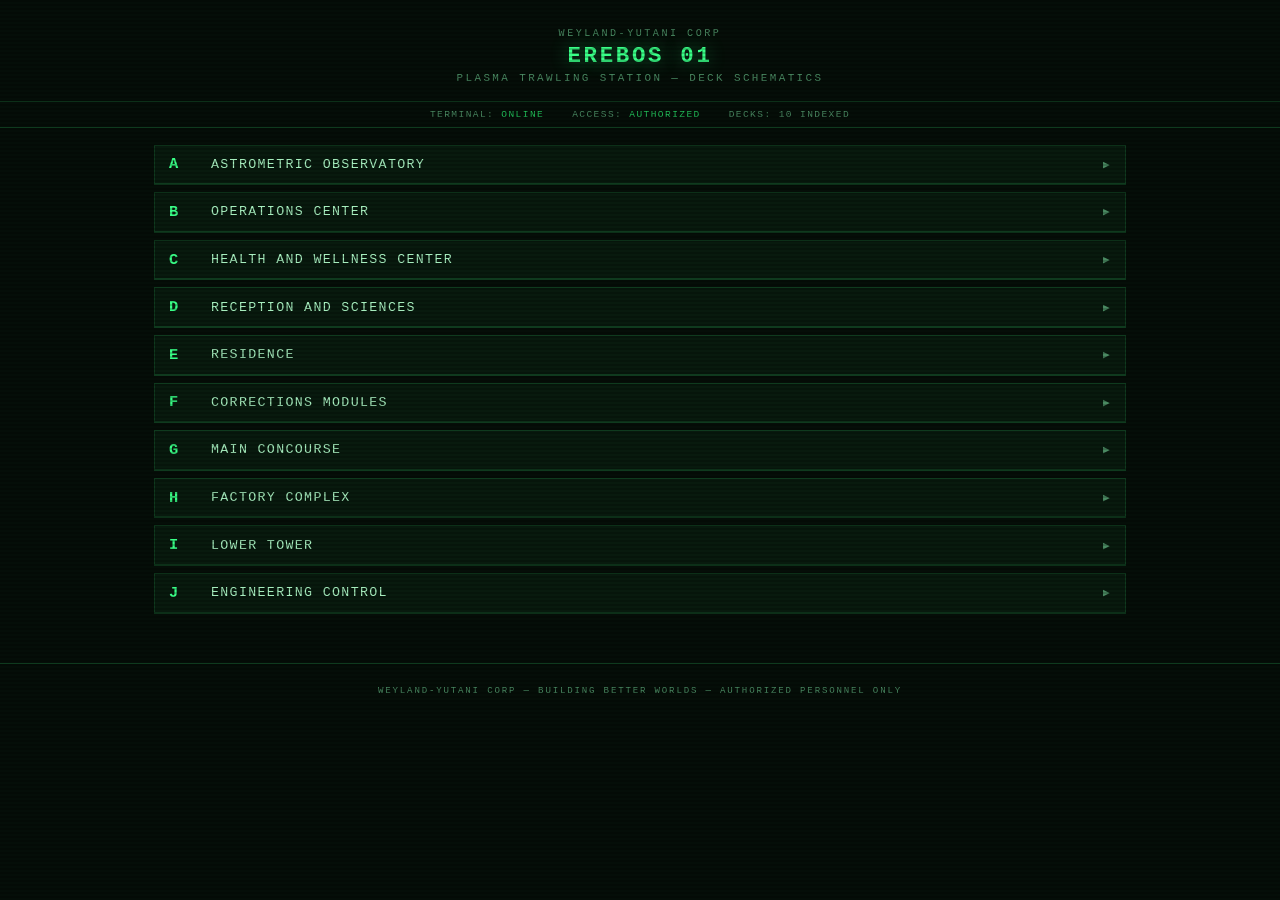
<file: erebos-station/maps/index.html>
<!DOCTYPE html>
<html lang="en">
<head>
  <meta charset="UTF-8" />
  <meta name="viewport" content="width=device-width, initial-scale=1.0" />
  <title>EREBOS 01 — Deck Schematics</title>
  <style>
    :root {
      --green:      #39ff87;
      --green-dim:  #1a7a42;
      --green-mid:  #22c25a;
      --bg:         #050e08;
      --bg-card:    #081208;
      --bg-header:  #081a0e;
      --border:     #0f3a1e;
      --text:       #a8f0c0;
      --text-dim:   #4a8a62;
      --font-mono:  'Courier New', Courier, monospace;
    }

    *, *::before, *::after { box-sizing: border-box; margin: 0; padding: 0; }

    html, body {
      background: var(--bg);
      color: var(--text);
      font-family: var(--font-mono);
      font-size: 14px;
      min-height: 100vh;
    }

    /* scanlines overlay */
    body::before {
      content: '';
      position: fixed;
      inset: 0;
      background: repeating-linear-gradient(
        0deg,
        transparent,
        transparent 2px,
        rgba(0,0,0,0.18) 2px,
        rgba(0,0,0,0.18) 4px
      );
      pointer-events: none;
      z-index: 999;
    }

    .site-header {
      padding: 2rem 1rem 1.2rem;
      text-align: center;
      border-bottom: 1px solid var(--border);
    }

    .site-header .corp {
      font-size: 0.72rem;
      letter-spacing: 0.25em;
      color: var(--text-dim);
      text-transform: uppercase;
    }

    .site-header h1 {
      font-size: 1.6rem;
      letter-spacing: 0.12em;
      color: var(--green);
      text-shadow: 0 0 18px rgba(57,255,135,0.45);
      margin: 0.3rem 0 0.2rem;
    }

    .site-header .subtitle {
      font-size: 0.78rem;
      letter-spacing: 0.22em;
      color: var(--text-dim);
      text-transform: uppercase;
    }

    .status-bar {
      display: flex;
      justify-content: center;
      gap: 2rem;
      padding: 0.5rem 1rem;
      font-size: 0.68rem;
      letter-spacing: 0.15em;
      color: var(--text-dim);
      border-bottom: 1px solid var(--border);
    }

    .status-bar .ok { color: var(--green-mid); }

    main {
      max-width: 1000px;
      margin: 0 auto;
      padding: 1.2rem 1rem 3rem;
    }

    .deck {
      border: 1px solid var(--border);
      margin-bottom: 0.5rem;
      background: var(--bg-card);
    }

    .deck-toggle {
      display: flex;
      align-items: center;
      gap: 1rem;
      width: 100%;
      background: var(--bg-header);
      border: none;
      border-bottom: 1px solid var(--border);
      color: var(--green);
      font-family: var(--font-mono);
      font-size: 0.95rem;
      letter-spacing: 0.1em;
      padding: 0.7rem 1rem;
      cursor: pointer;
      text-align: left;
      text-transform: uppercase;
    }

    .deck-toggle:hover { background: #0d2016; }

    .deck-toggle .deck-id {
      font-size: 1.1rem;
      font-weight: bold;
      color: var(--green);
      min-width: 2rem;
    }

    .deck-toggle .deck-name {
      flex: 1;
      color: var(--text);
    }

    .deck-toggle .arrow {
      font-size: 0.8rem;
      color: var(--text-dim);
      transition: transform 0.2s;
    }

    .deck-toggle[aria-expanded="true"] .arrow { transform: rotate(90deg); }

    .deck-body {
      display: none;
      padding: 1rem;
    }

    .deck-body.open { display: block; }

    .deck-map {
      width: 100%;
      display: block;
      border: 1px solid var(--green-dim);
      image-rendering: -webkit-optimize-contrast;
    }

    .deck-note {
      margin-top: 0.6rem;
      font-size: 0.72rem;
      color: var(--text-dim);
      letter-spacing: 0.08em;
    }

    footer {
      text-align: center;
      padding: 1.5rem;
      font-size: 0.65rem;
      letter-spacing: 0.2em;
      color: var(--text-dim);
      border-top: 1px solid var(--border);
      text-transform: uppercase;
    }
  </style>
</head>
<body>

<header class="site-header">
  <div class="corp">WEYLAND-YUTANI CORP</div>
  <h1>EREBOS 01</h1>
  <div class="subtitle">PLASMA TRAWLING STATION &mdash; DECK SCHEMATICS</div>
</header>

<div class="status-bar">
  <span>TERMINAL: <span class="ok">ONLINE</span></span>
  <span>ACCESS: <span class="ok">AUTHORIZED</span></span>
  <span>DECKS: 10 INDEXED</span>
</div>

<main>

  <div class="deck" id="deckA">
    <button class="deck-toggle" aria-expanded="false" onclick="toggle(this)">
      <span class="deck-id">A</span>
      <span class="deck-name">Astrometric Observatory</span>
      <span class="arrow">&#9654;</span>
    </button>
    <div class="deck-body">
      <img class="deck-map" src="deck_a.jpg" alt="Deck A — Astrometric Observatory" loading="lazy" />
      <div class="deck-note">Upper monitoring platform. Ambient energy collector array. Science station. Personnel Airlock 00.</div>
    </div>
  </div>

  <div class="deck" id="deckB">
    <button class="deck-toggle" aria-expanded="false" onclick="toggle(this)">
      <span class="deck-id">B</span>
      <span class="deck-name">Operations Center</span>
      <span class="arrow">&#9654;</span>
    </button>
    <div class="deck-body">
      <img class="deck-map" src="deck_b.jpg" alt="Deck B — Operations Center" loading="lazy" />
      <div class="deck-note">Primary command and operations hub. Observation deck. The Track. Personnel Airlocks 02–03.</div>
    </div>
  </div>

  <div class="deck" id="deckC">
    <button class="deck-toggle" aria-expanded="false" onclick="toggle(this)">
      <span class="deck-id">C</span>
      <span class="deck-name">Health and Wellness Center</span>
      <span class="arrow">&#9654;</span>
    </button>
    <div class="deck-body">
      <img class="deck-map" src="deck_c.jpg" alt="Deck C — Health and Wellness Center" loading="lazy" />
      <div class="deck-note">Medical facilities, hydroponics garden, recovery room. Emergency cryosleep pods.</div>
    </div>
  </div>

  <div class="deck" id="deckD">
    <button class="deck-toggle" aria-expanded="false" onclick="toggle(this)">
      <span class="deck-id">D</span>
      <span class="deck-name">Reception and Sciences</span>
      <span class="arrow">&#9654;</span>
    </button>
    <div class="deck-body">
      <img class="deck-map" src="deck_d.jpg" alt="Deck D — Reception and Sciences" loading="lazy" />
      <div class="deck-note">Arrival and reception zone. Astrophysics lab, engineer's office. VIP bay.</div>
    </div>
  </div>

  <div class="deck" id="deckE">
    <button class="deck-toggle" aria-expanded="false" onclick="toggle(this)">
      <span class="deck-id">E</span>
      <span class="deck-name">Residence</span>
      <span class="arrow">&#9654;</span>
    </button>
    <div class="deck-body">
      <img class="deck-map" src="deck_e.jpg" alt="Deck E — Residence" loading="lazy" />
      <div class="deck-note">Crew quarters and storage. Primary residential module.</div>
    </div>
  </div>

  <div class="deck" id="deckF">
    <button class="deck-toggle" aria-expanded="false" onclick="toggle(this)">
      <span class="deck-id">F</span>
      <span class="deck-name">Corrections Modules</span>
      <span class="arrow">&#9654;</span>
    </button>
    <div class="deck-body">
      <img class="deck-map" src="deck_f.jpg" alt="Deck F — Corrections Modules" loading="lazy" />
      <div class="deck-note">Detention facility. Corrections office. Junction F1.</div>
    </div>
  </div>

  <div class="deck" id="deckG">
    <button class="deck-toggle" aria-expanded="false" onclick="toggle(this)">
      <span class="deck-id">G</span>
      <span class="deck-name">Main Concourse</span>
      <span class="arrow">&#9654;</span>
    </button>
    <div class="deck-body">
      <img class="deck-map" src="deck_g.jpg" alt="Deck G — Main Concourse" loading="lazy" />
      <div class="deck-note">Primary transit hub. Assembly hall, Terminal 01 &amp; 02. Starboard and port hangar decks. Causeway to Deck H.</div>
    </div>
  </div>

  <div class="deck" id="deckH">
    <button class="deck-toggle" aria-expanded="false" onclick="toggle(this)">
      <span class="deck-id">H</span>
      <span class="deck-name">Factory Complex</span>
      <span class="arrow">&#9654;</span>
    </button>
    <div class="deck-body">
      <img class="deck-map" src="deck_h.jpg" alt="Deck H — Factory Complex" loading="lazy" />
      <div class="deck-note">Plasma processing facility. Central Hub, Fluxgate. Trawling Arm 01 &amp; 02. Plasma Collectors MAW 01 &amp; 02. Comms Tower.</div>
    </div>
  </div>

  <div class="deck" id="deckI">
    <button class="deck-toggle" aria-expanded="false" onclick="toggle(this)">
      <span class="deck-id">I</span>
      <span class="deck-name">Lower Tower</span>
      <span class="arrow">&#9654;</span>
    </button>
    <div class="deck-body">
      <img class="deck-map" src="deck_i.jpg" alt="Deck I — Lower Tower" loading="lazy" />
      <div class="deck-note">Thermal plasma sinks. EEV lifeboat bays. Charging cells.</div>
    </div>
  </div>

  <div class="deck" id="deckJ">
    <button class="deck-toggle" aria-expanded="false" onclick="toggle(this)">
      <span class="deck-id">J</span>
      <span class="deck-name">Engineering Control</span>
      <span class="arrow">&#9654;</span>
    </button>
    <div class="deck-body">
      <img class="deck-map" src="deck_j.jpg" alt="Deck J — Engineering Control" loading="lazy" />
      <div class="deck-note">Engineering control bay. External bay doors. Power collection cells. Chute terminus.</div>
    </div>
  </div>

</main>

<footer>WEYLAND-YUTANI CORP &mdash; BUILDING BETTER WORLDS &mdash; AUTHORIZED PERSONNEL ONLY</footer>

<script>
  function toggle(btn) {
    const body = btn.nextElementSibling;
    const open = body.classList.toggle('open');
    btn.setAttribute('aria-expanded', open);
  }
</script>

</body>
</html>
</file>
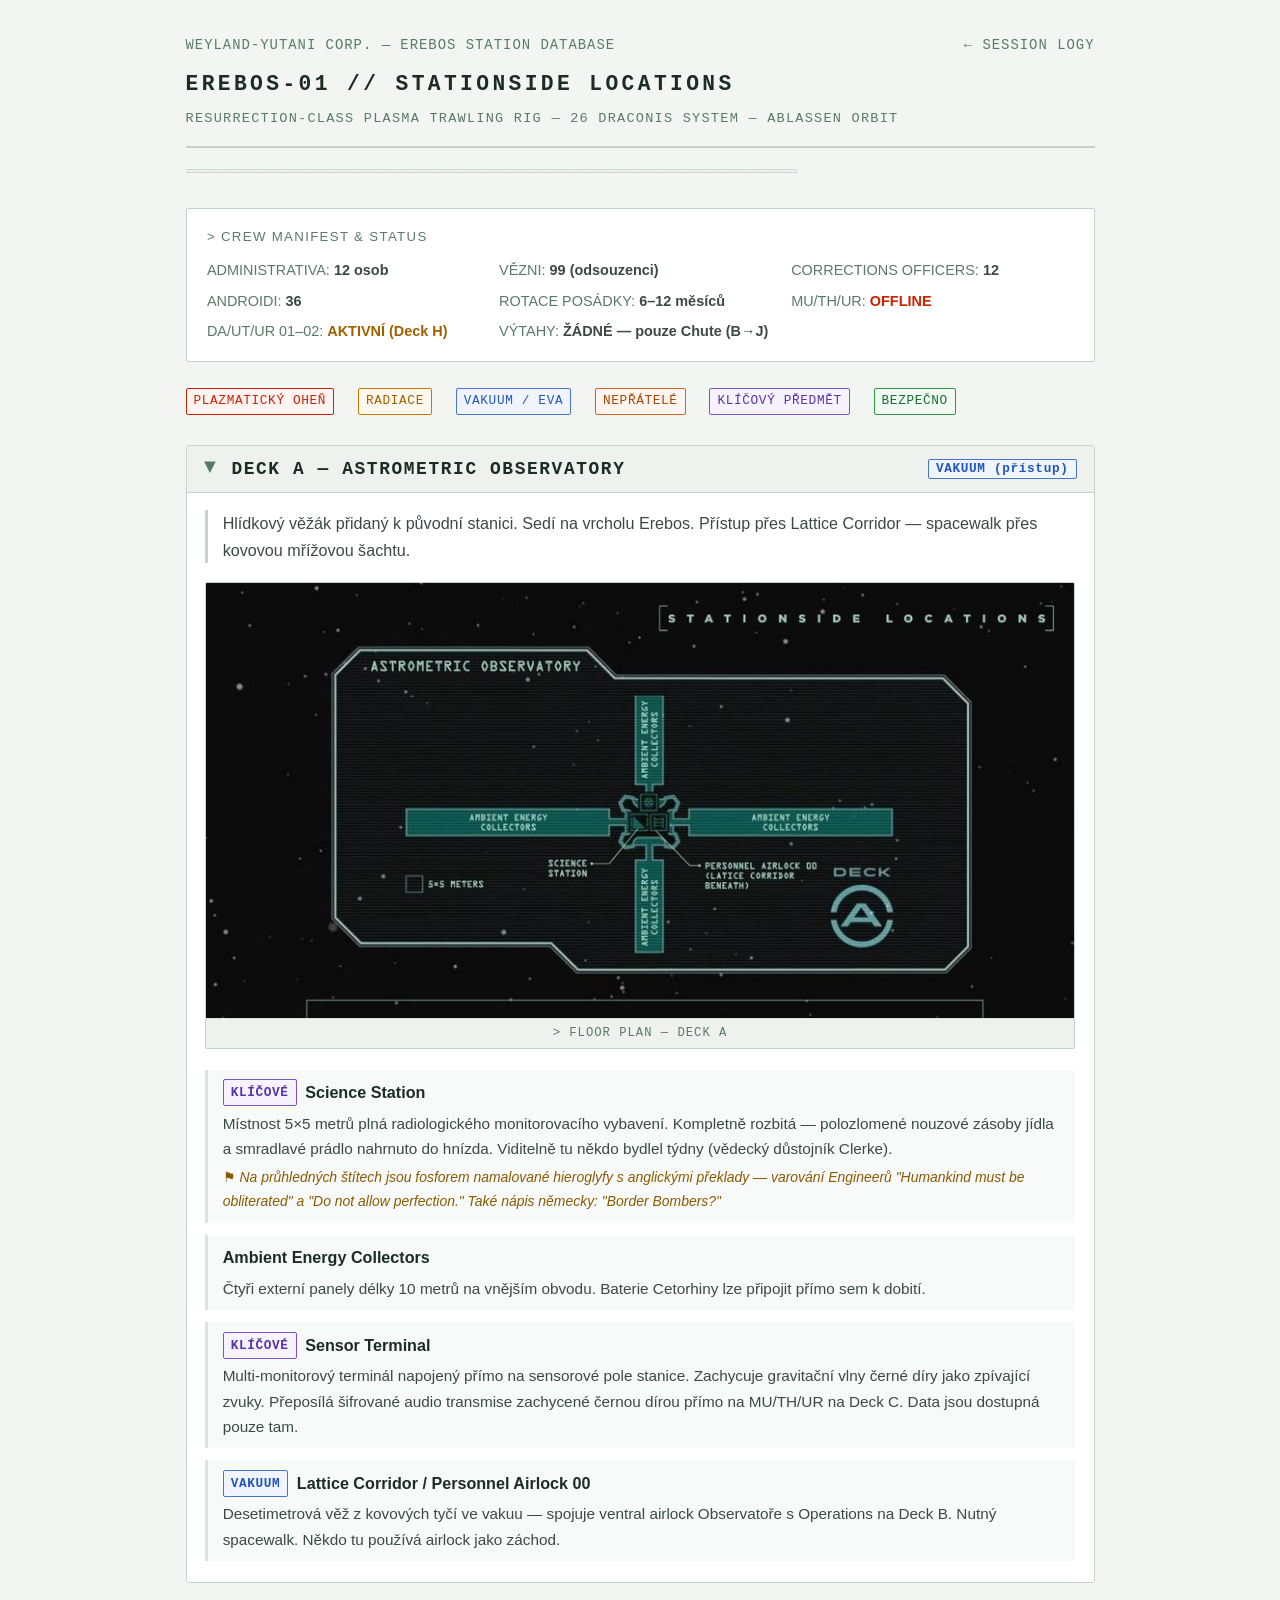
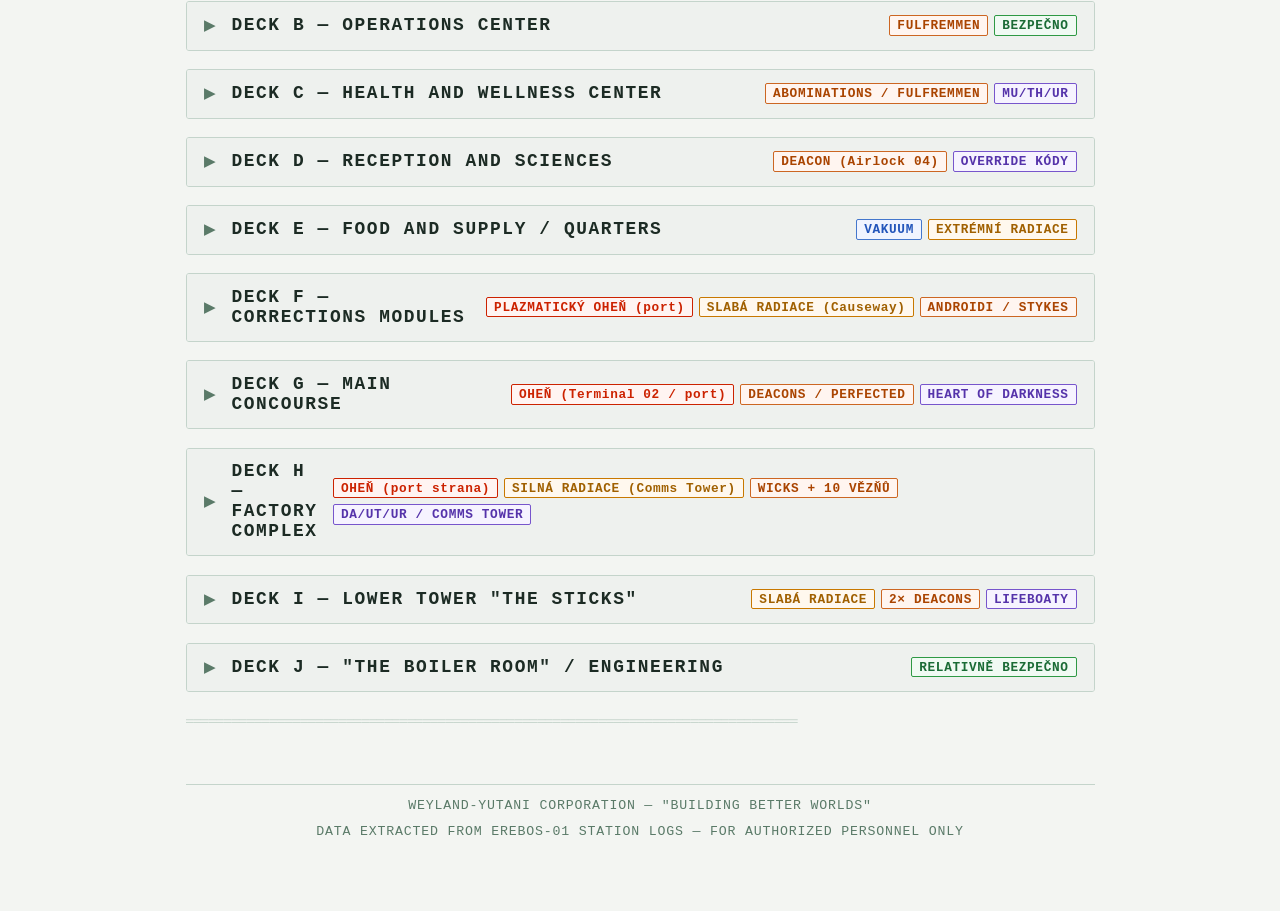
<file: erebos-station/rooms/index.html>
<!DOCTYPE html>
<html lang="cs">
<head>
  <meta charset="UTF-8" />
  <meta name="viewport" content="width=device-width, initial-scale=1.0" />
  <title>MU/TH/UR 6000 — EREBOS STATION DATABASE</title>
  <link rel="stylesheet" href="style.css" />
</head>
<body>
<div class="screen">

  <header class="site-header">
    <div class="site-header-line">
      <span>WEYLAND-YUTANI CORP. — EREBOS STATION DATABASE</span>
      <a href="/cetorina-logs/">← SESSION LOGY</a>
    </div>
    <h1>EREBOS-01 // STATIONSIDE LOCATIONS</h1>
    <div class="subtitle">RESURRECTION-CLASS PLASMA TRAWLING RIG — 26 DRACONIS SYSTEM — ABLASSEN ORBIT</div>
  </header>

  <div class="divider">════════════════════════════════════════════════════════════════════════════════</div>

  <div class="overview">
    <div style="font-size:.78rem;color:var(--text-meta);letter-spacing:.1em;margin-bottom:.4rem;">&gt; CREW MANIFEST &amp; STATUS</div>
    <div class="overview-grid">
      <div class="overview-item">ADMINISTRATIVA: <span>12 osob</span></div>
      <div class="overview-item">VĚZNI: <span>99 (odsouzenci)</span></div>
      <div class="overview-item">CORRECTIONS OFFICERS: <span>12</span></div>
      <div class="overview-item">ANDROIDI: <span>36</span></div>
      <div class="overview-item">ROTACE POSÁDKY: <span>6–12 měsíců</span></div>
      <div class="overview-item">MU/TH/UR: <span style="color:#cc2200;font-weight:600">OFFLINE</span></div>
      <div class="overview-item">DA/UT/UR 01–02: <span style="color:#a06000;font-weight:600">AKTIVNÍ (Deck H)</span></div>
      <div class="overview-item">VÝTAHY: <span>ŽÁDNÉ — pouze Chute (B→J)</span></div>
    </div>
  </div>

  <div class="legend">
    <span class="tag tag-fire">PLAZMATICKÝ OHEŇ</span>
    <span class="tag tag-rad">RADIACE</span>
    <span class="tag tag-vacuum">VAKUUM / EVA</span>
    <span class="tag tag-hostile">NEPŘÁTELÉ</span>
    <span class="tag tag-key">KLÍČOVÝ PŘEDMĚT</span>
    <span class="tag tag-safe">BEZPEČNO</span>
  </div>

  <!-- ═══════════════════════════════════════ DECK A ═══ -->
  <div class="deck" id="deckA">
    <button class="deck-toggle" onclick="toggle('deckA')">
      <span class="deck-arrow">▶</span>
      <span class="deck-label">DECK A — ASTROMETRIC OBSERVATORY</span>
      <span class="deck-tags">
        <span class="tag tag-vacuum">VAKUUM (přístup)</span>
      </span>
    </button>
    <div class="deck-body">
      <p class="deck-desc">Hlídkový věžák přidaný k původní stanici. Sedí na vrcholu Erebos. Přístup přes Lattice Corridor — spacewalk přes kovovou mřížovou šachtu.</p>
      <div class="deck-map"><img src="maps/deck_a.jpg" alt="Mapa DECK A" loading="lazy"><div class="deck-map-label">&gt; FLOOR PLAN — DECK A</div></div>
      <div class="room-list">

        <div class="room">
          <div class="room-name"><span class="tag tag-key">KLÍČOVÉ</span> Science Station</div>
          <div class="room-desc">Místnost 5×5 metrů plná radiologického monitorovacího vybavení. Kompletně rozbitá — polozlomené nouzové zásoby jídla a smradlavé prádlo nahrnuto do hnízda. Viditelně tu někdo bydlel týdny (vědecký důstojník Clerke).</div>
          <div class="room-note">Na průhledných štítech jsou fosforem namalované hieroglyfy s anglickými překlady — varování Engineerů "Humankind must be obliterated" a "Do not allow perfection." Také nápis německy: "Border Bombers?"</div>
        </div>

        <div class="room">
          <div class="room-name">Ambient Energy Collectors</div>
          <div class="room-desc">Čtyři externí panely délky 10 metrů na vnějším obvodu. Baterie Cetorhiny lze připojit přímo sem k dobití.</div>
        </div>

        <div class="room">
          <div class="room-name"><span class="tag tag-key">KLÍČOVÉ</span> Sensor Terminal</div>
          <div class="room-desc">Multi-monitorový terminál napojený přímo na sensorové pole stanice. Zachycuje gravitační vlny černé díry jako zpívající zvuky. Přeposílá šifrované audio transmise zachycené černou dírou přímo na MU/TH/UR na Deck C. Data jsou dostupná pouze tam.</div>
        </div>

        <div class="room">
          <div class="room-name"><span class="tag tag-vacuum">VAKUUM</span> Lattice Corridor / Personnel Airlock 00</div>
          <div class="room-desc">Desetimetrová věž z kovových tyčí ve vakuu — spojuje ventral airlock Observatoře s Operations na Deck B. Nutný spacewalk. Někdo tu používá airlock jako záchod.</div>
        </div>

      </div>
    </div>
  </div>

  <!-- ═══════════════════════════════════════ DECK B ═══ -->
  <div class="deck" id="deckB">
    <button class="deck-toggle" onclick="toggle('deckB')">
      <span class="deck-arrow">▶</span>
      <span class="deck-label">DECK B — OPERATIONS CENTER</span>
      <span class="deck-tags">
        <span class="tag tag-hostile">FULFREMMEN</span>
        <span class="tag tag-safe">BEZPEČNO</span>
      </span>
    </button>
    <div class="deck-body">
      <p class="deck-desc">Kognitivní centrum Erebos. Žádné stopy Living Proto-Hive. Červené nouzové osvětlení se kříží s bledě modrým světlem z mnoha obrazovek. Jeden Fulfremmen se tu potuluje a pozoruje vše s mimozemskou fascinací — je to Perfect Aly, přeměněná teta kapitánky Lugarové.</p>
      <div class="deck-map"><img src="maps/deck_b.jpg" alt="Mapa DECK B" loading="lazy"><div class="deck-map-label">&gt; FLOOR PLAN — DECK B</div></div>
      <div class="room-list">

        <div class="room">
          <div class="room-name"><span class="tag tag-key">KLÍČOVÉ</span> Operations Control</div>
          <div class="room-desc">Terminály vydávají čirikavé zvuky a počítají čísla (DA/UT/UR 02, Deck H). Odtud lze monitorovat a aktivovat vše — thrustry, sensory, komunikaci, plasma-kolektory. MU/TH/UR nereaguje. Zde lze najít Clerkovy reporty.</div>
        </div>

        <div class="room">
          <div class="room-name"><span class="tag tag-key">KLÍČOVÉ</span> Damage Control (Holotab)</div>
          <div class="room-desc">Aktivní holografický displej stanice se žluto-zelenými blikajícími sekcemi. Úspěšný COMTECH roll odhalí polohy všech přeživších přes PDT signály — ale Workers v Cellblocku a Terminal 01 jsou mrtví, ti v Lifeboat Bay inkubují Deacony a ti v Hydroponics procházejí Perfection.</div>
          <div class="room-note">8 signálů označených WYCRONUS = bývalá posádka Cronu (Perfected). Jeden signál A.LUGAR = Perfect Aly.</div>
        </div>

        <div class="room">
          <div class="room-name">Station Logs</div>
          <div class="room-desc">Záznamy dokumentující objev Hessdalen Lights a organického objektu z plazmového proudu (Cheiron), přivezeného na palubu před pěti týdny. Poté začaly výpadky proudu a nehody. Zbytek logů smazán.</div>
        </div>

        <div class="room">
          <div class="room-name">The Track / Airlocks 02 &amp; 03</div>
          <div class="room-desc">Koridorová smyčka kolem Operations — používaná jako cvičiště. Port a starboard airlocky s dvěma MK.40 Kompresními skafandry každý.</div>
        </div>

        <div class="room">
          <div class="room-name">Observation Deck</div>
          <div class="room-desc">Rampa z Operations. Velký výhled na vesmír — průhledná stěna je prasknutá, jako by na ni něco 3 metry velkého tlačilo hvězdicovitě zevnitř. Jakákoli střelba tu průhled rozlomí — 3 Rounds na zajištění nebo evakuaci.</div>
        </div>

        <div class="room">
          <div class="room-name">Armory 01 / Muster Point</div>
          <div class="room-desc">Vyrabováno Stykesem a jeho androidy — ani zbraň, ani náboj.</div>
        </div>

        <div class="room">
          <div class="room-name">Rec Room / Standby Crew Bunks</div>
          <div class="room-desc">Postele holé. Na stole v rec roomu otevřená krabice zkamenělých glazovaných donutů. Kávovar funguje. Bohužel mají jen bezkofeinovou.</div>
        </div>

      </div>
    </div>
  </div>

  <!-- ═══════════════════════════════════════ DECK C ═══ -->
  <div class="deck" id="deckC">
    <button class="deck-toggle" onclick="toggle('deckC')">
      <span class="deck-arrow">▶</span>
      <span class="deck-label">DECK C — HEALTH AND WELLNESS CENTER</span>
      <span class="deck-tags">
        <span class="tag tag-hostile">ABOMINATIONS / FULFREMMEN</span>
        <span class="tag tag-key">MU/TH/UR</span>
      </span>
    </button>
    <div class="deck-body">
      <p class="deck-desc">Hydroponická zahrada dominuje palubě. Navržena pro psychickou pohodu posádky — teď přerostlá Living Proto-Hive. Zde se nachází MU/TH/UR mainframe a Medlab.</p>
      <div class="deck-map"><img src="maps/deck_c.jpg" alt="Mapa DECK C" loading="lazy"><div class="deck-map-label">&gt; FLOOR PLAN — DECK C</div></div>
      <div class="room-list">

        <div class="room">
          <div class="room-name"><span class="tag tag-key">KLÍČOVÉ</span> MU/TH/UR</div>
          <div class="room-desc">Mainframe je tmavý a plný kouře (−2 OBSERVATION). Žádná světla serverů. Přístupový terminál na balkoně nad Coolant Pit. Na židli je přitaveno zuhelnatělé tělo ve stádiu přeměny v Abomination — identifikovatelné jen napůl roztavenou plastovou ID kartou Vědeckého důstojníka Clerka. STRESS LEVEL +1.</div>
          <div class="room-note">Reaktivace: přepnout jistič za zamčeným panelem na dně Coolant Pit (4°C) — HEAVY MACHINERY roll, 3 Rounds práce. Pod sedačkou terminálu je Mission Recorder s daty Ironfish — nutné fyzicky sáhnout ke Clerkově mrtvolě (STRESS +1).</div>
        </div>

        <div class="room">
          <div class="room-name">Life Support</div>
          <div class="room-desc">Vzduchové filtry pro sekce A–E, F–H a I–J jsou označeny zde. Stačí vytáhnout příslušný filtr (HEAVY MACHINERY roll) k vypnutí podpory života v dané sekci. Velký vývod nad dveřmi vede přímo do Hydroponics.</div>
        </div>

        <div class="room">
          <div class="room-name"><span class="tag tag-key">KLÍČOVÉ</span> Medlab</div>
          <div class="room-desc">Laboratoř je nepoškozena. Dva funkční Autodocs. Dr. Webb tu není.</div>
          <div class="room-note">Disk s Webbovým výzkumem 26 Draconis Strain — potřebují živou buněčnou kulturu z Proto-Xenomorpha k dokončení. Sklenice s Hessdalen Lights (laser přes průhledný válec). 5 dávek Chil-X (snižuje NDD bonus o 1), 2 dávky NeuroTic (odstraní 1 NDD efekt). Webbovy logy.</div>
        </div>

        <div class="room">
          <div class="room-name">Warden's Quarters / Emergency Cryosleep Pods</div>
          <div class="room-desc">Rozničeno meteoritem, přerostlé pulzujícími chapadly Living Proto-Hive. Tři ze šesti kryotrubic lze zachránit — každá vyžaduje jeden Turn práce a HEAVY MACHINERY roll.</div>
        </div>

        <div class="room">
          <div class="room-name">Recovery Room</div>
          <div class="room-desc">Zářivkové světlo příliš ostré, bílé lůžkoviny příliš pevně přiklopeny. Sterilní bílá místnost.</div>
        </div>

        <div class="room">
          <div class="room-name"><span class="tag tag-hostile">NEBEZPEČÍ</span> Hydroponics Garden</div>
          <div class="room-desc">Zakřivená přední stěna místnosti (12 metrů vysoké) je celá průhled — zamlžená vlhkostí. Rostliny přerostly a zmutovaly v sliznou černou-pryskyřičnou džungli. Naleziště hnízd ve tvaru úlů — Abominations v metamorfóze. Výhled na třípatrové okno (Armor Rating 3). Vývod na zadní stěně vede do Life Support.</div>
          <div class="room-note">PASSIVE Mutant Abomination se tu zakukluje. Při prodlení se narodí PASSIVE Fulfremmen z dalšího kokonu.</div>
        </div>

      </div>
    </div>
  </div>

  <!-- ═══════════════════════════════════════ DECK D ═══ -->
  <div class="deck" id="deckD">
    <button class="deck-toggle" onclick="toggle('deckD')">
      <span class="deck-arrow">▶</span>
      <span class="deck-label">DECK D — RECEPTION AND SCIENCES</span>
      <span class="deck-tags">
        <span class="tag tag-hostile">DEACON (Airlock 04)</span>
        <span class="tag tag-key">OVERRIDE KÓDY</span>
      </span>
    </button>
    <div class="deck-body">
      <p class="deck-desc">Návštěvnická zóna Erebos, vzdálená od vězeňské části. Astrophysics Lab zde dostává data ze sensorů, Observatoře a Comms Tower.</p>
      <div class="deck-map"><img src="maps/deck_d.jpg" alt="Mapa DECK D" loading="lazy"><div class="deck-map-label">&gt; FLOOR PLAN — DECK D</div></div>
      <div class="room-list">

        <div class="room">
          <div class="room-name">Astrophysics Lab (Holotab)</div>
          <div class="room-desc">Prázdná místnost s funkčním Holotabem. Promítá 3D mapu hvězd 26A a 26B, černou díru, plazmové proudy — a při bližším pohledu Asteroid 1113B.</div>
        </div>

        <div class="room">
          <div class="room-name">Visitor Docking Port / VIP Bay / Parts Storage</div>
          <div class="room-desc">Přístavní přístav a dok jsou převážně prázdné — jen jeden EVA Pod na podlaze. V Parts Storage se nacházejí náhradní díly potřebné k opravě Cetorhiny.</div>
        </div>

        <div class="room">
          <div class="room-name"><span class="tag tag-hostile">POZOR</span> EVA Suit Storage / Airlock 04</div>
          <div class="room-desc">Čtyři ECO2 skafandry. Velké množství zaschlé krve na dveřích airlocku — na zemi leží nohy a dolní polovina těla zaměstnance, zřejmě přeříznutého airlockem. Na druhé straně airlocku seží ACTIVE Protomorph Deacon.</div>
          <div class="room-note">Pokus o vypuštění Deacona do vesmíru způsobí, že bude obcházet stanici a hledat způsob jak se dostat zpět dovnitř.</div>
        </div>

        <div class="room">
          <div class="room-name"><span class="tag tag-key">KLÍČOVÉ</span> Engineer's Office / Post-it Note</div>
          <div class="room-desc">Místnost vyrabována. Na rozbitém monitoru post-it lístek s nápisem OVERRIDE a šesti sadami čísel — override kódy pro celou stanici.</div>
          <div class="room-note">
            67EC9420KA — thrustry stanice<br>
            WY082609 — airlocky (jednotlivě nebo všechny najednou)<br>
            MAW5578112 — Trawling Arms 01 a 02 (Deck H)<br>
            ECHO9X-887W3 — deaktivace/reset MU/TH/UR, DA/UT/URs a Corrections Androidů<br>
            T8333SIG33 — výhoz Observatoře, Comms Tower nebo Lifeboatů do prostoru<br>
            LESSthan3CATZ — dávkovač krmení pro kočku (Deck A, C nebo F)
          </div>
        </div>

      </div>
    </div>
  </div>

  <!-- ═══════════════════════════════════════ DECK E ═══ -->
  <div class="deck" id="deckE">
    <button class="deck-toggle" onclick="toggle('deckE')">
      <span class="deck-arrow">▶</span>
      <span class="deck-label">DECK E — FOOD AND SUPPLY / QUARTERS</span>
      <span class="deck-tags">
        <span class="tag tag-vacuum">VAKUUM</span>
        <span class="tag tag-rad">EXTRÉMNÍ RADIACE</span>
      </span>
    </button>
    <div class="deck-body">
      <p class="deck-desc">Obytná paluba posádky — meteorit ji prorazil a zdemoloval. Airlock ke Chute je funkční.</p>
      <div class="deck-map"><img src="maps/deck_e.jpg" alt="Mapa DECK E" loading="lazy"><div class="deck-map-label">&gt; FLOOR PLAN — DECK E</div></div>
      <div class="room-list">

        <div class="room">
          <div class="room-name"><span class="tag tag-vacuum">VAKUUM</span><span class="tag tag-rad">RADIACE</span> Storage and Quarters</div>
          <div class="room-desc">Místnosti jsou zaplaveny extrémní radiací a exponovány vesmíru. Zde není nic než smrt.</div>
        </div>

      </div>
    </div>
  </div>

  <!-- ═══════════════════════════════════════ DECK F ═══ -->
  <div class="deck" id="deckF">
    <button class="deck-toggle" onclick="toggle('deckF')">
      <span class="deck-arrow">▶</span>
      <span class="deck-label">DECK F — CORRECTIONS MODULES</span>
      <span class="deck-tags">
        <span class="tag tag-fire">PLAZMATICKÝ OHEŇ (port)</span>
        <span class="tag tag-rad">SLABÁ RADIACE (Causeway)</span>
        <span class="tag tag-hostile">ANDROIDI / STYKES</span>
      </span>
    </button>
    <div class="deck-body">
      <p class="deck-desc">Vězeňské moduly s rozsáhlými požárními škodami na portové straně. Zde sídlí Warden Stykes a Cook Hobbs.</p>
      <div class="deck-map"><img src="maps/deck_f.jpg" alt="Mapa DECK F" loading="lazy"><div class="deck-map-label">&gt; FLOOR PLAN — DECK F</div></div>
      <div class="room-list">

        <div class="room">
          <div class="room-name"><span class="tag tag-rad">RADIACE</span> Causeway 01</div>
          <div class="room-desc">Vnější průchod v nulové gravitaci — nejrychlejší pohyb po palubě. Exponován slabé radiaci, ohromující výhled na černou díru (+1 STRESS LEVEL). Na obou koncích Emergency Stations: 4× ECO2 EVA skafandry, 2× ASSO-400 harpuny, 2× 100m lanka.</div>
        </div>

        <div class="room">
          <div class="room-name"><span class="tag tag-fire">NEBEZPEČNÉ</span> Plasma Vent</div>
          <div class="room-desc">Ovládán z Operations (Deck B) nebo Boiler Room (Deck J) přes COMTECH roll. Zaplavil by Paluby D–J plazmatickým ohněm Intensity 12, šířícím se o 1 deck/Turn dokud nejsou airlocky otevřeny k přerušení kyslíku.</div>
        </div>

        <div class="room">
          <div class="room-name"><span class="tag tag-fire">INFERNO</span> Cell Blocks</div>
          <div class="room-desc">Šest PASSIVE Corrections Androidů hází dva křičící vězně do cel s ohněm Intensity 12. Za mřížemi jsou zuhelnatělé mrtvoly. Nepěkný pohled.</div>
        </div>

        <div class="room">
          <div class="room-name"><span class="tag tag-fire">INFERNO</span> Inmate Infirmary</div>
          <div class="room-desc">Oblast je inferno se silnou radiací a plazmatickým ohněm Intensity 12. Bay 002 a Airlock 06 lze vyčistit otevřením dveří bayu do vesmíru. Dva zuhelnatělé EVA Pods v Bay 002 lze opravit HEAVY MACHINERY rollem.</div>
        </div>

        <div class="room">
          <div class="room-name"><span class="tag tag-key">KLÍČOVÉ</span><span class="tag tag-hostile">ANDROIDI</span> Security Office (Stykes &amp; Hobbs)</div>
          <div class="room-desc">Základna Wardena. Chráněna čtyřmi PASSIVE Corrections Androidy a androidem Crash (Davis 404-4) — personalizovaný, rozumný. Jakýkoli android zde přivede skupinu k Warden Stykesovi.</div>
          <div class="room-note">
            Bullpen: monitory zobrazují všechny části stanice.<br>
            Detention (ubytování Stykes &amp; Hobbs): Stykes ví jak Erebos dospěl sem, ale prioritou je Wicks, ne únik.<br>
            Galley: Hobbsovo kuchařské království — uvaří "Bachelor's Special".<br>
            Security Armory: kevlar vesty, tear gas granáty, stun obušky, ES-4 a ES-7 zbraně.<br>
            Bay 001: dva EVA Pods v pohotovosti.<br>
            Decon/Airlock 05: 1 Turn dekontaminace — vyléčí Stage I Abomination, snižuje NDD roll bonus na polovinu.
          </div>
        </div>

      </div>
    </div>
  </div>

  <!-- ═══════════════════════════════════════ DECK G ═══ -->
  <div class="deck" id="deckG">
    <button class="deck-toggle" onclick="toggle('deckG')">
      <span class="deck-arrow">▶</span>
      <span class="deck-label">DECK G — MAIN CONCOURSE</span>
      <span class="deck-tags">
        <span class="tag tag-fire">OHEŇ (Terminal 02 / port)</span>
        <span class="tag tag-hostile">DEACONS / PERFECTED</span>
        <span class="tag tag-key">HEART OF DARKNESS</span>
      </span>
    </button>
    <div class="deck-body">
      <p class="deck-desc">Living Proto-Hive Nodes rozptýleny po celé palubě. Starboard Hangar Deck ukrývá Heart of Darkness — Cheiron.</p>
      <div class="deck-map"><img src="maps/deck_g.jpg" alt="Mapa DECK G" loading="lazy"><div class="deck-map-label">&gt; FLOOR PLAN — DECK G</div></div>
      <div class="room-list">

        <div class="room">
          <div class="room-name"><span class="tag tag-rad">RADIACE</span> Causeway 02</div>
          <div class="room-desc">Jediný způsob přístupu na Comms Tower (Deck H) bez nezajištěného spacewalku. Exponován slabé radiaci, výhled na černou díru (+1 STRESS LEVEL).</div>
        </div>

        <div class="room">
          <div class="room-name"><span class="tag tag-rad">SILNÁ RADIACE</span> Assembly Hall / Security Muster Point 02</div>
          <div class="room-desc">Zdevastované místnosti zaplavené silnou radiací, přerostlé Living Proto-Hive.</div>
        </div>

        <div class="room">
          <div class="room-name"><span class="tag tag-hostile">ANDROIDI (přepisováni Hive)</span> Joe's</div>
          <div class="room-desc">Opravna/sklad pro 12 Corrections Officer Androidů. PCs je mohou aktivovat. Tři byli přepsáni biologickými imperativy Living Proto-Hive a budou lovit všechny lidi.</div>
        </div>

        <div class="room">
          <div class="room-name">Starboard Emergency Cryosleep</div>
          <div class="room-desc">12 maximum-security kryotrubic pro izolaci vězňů. Stykes před týdny odpojil proud — vězni zemřeli dehydratací a pomalým udušením. Jsou stále uvnitř.</div>
        </div>

        <div class="room">
          <div class="room-name"><span class="tag tag-key">KLÍČOVÉ</span> Terminal 01 — Starboard Hangar Deck</div>
          <div class="room-desc">Velká přijímací zóna pro lodě. Gravitace selhala. 18 mrtvých vězňů pluje — každý se zlomeným krkem. Tři EVA Pods a vybité baterie (bubnové). Cargo Bay 01: tři nabité baterie — přesně to, co Cetorhina potřebuje.</div>
          <div class="room-note">PASSIVE Protomorph Deacon se chystá narodit z jednoho těla (+1 STRESS LEVEL). Cheiron (Heart of Darkness) je zaparkován přímo pod masivními dorzálními tlakovými dveřmi — obrovská biomechanická masa s chapadly zakotvená k podlaze, pulzující jako srdce.</div>
        </div>

        <div class="room">
          <div class="room-name"><span class="tag tag-fire">INFERNO</span> Terminal 02 — Port Hangar Deck</div>
          <div class="room-desc">Zdevastovaná oblast v plazmatickém ohni Intensity 12, silná radiace. Nic zde nelze zachránit.</div>
        </div>

        <div class="room">
          <div class="room-name">The Dustbin</div>
          <div class="room-desc">Zde jsou tříděny vzácné prvky (yttrium, lanthan, neodym) oddělené z Fluxgate a skladovány.</div>
        </div>

      </div>
    </div>
  </div>

  <!-- ═══════════════════════════════════════ DECK H ═══ -->
  <div class="deck" id="deckH">
    <button class="deck-toggle" onclick="toggle('deckH')">
      <span class="deck-arrow">▶</span>
      <span class="deck-label">DECK H — FACTORY COMPLEX</span>
      <span class="deck-tags">
        <span class="tag tag-fire">OHEŇ (port strana)</span>
        <span class="tag tag-rad">SILNÁ RADIACE (Comms Tower)</span>
        <span class="tag tag-hostile">WICKS + 10 VĚZŇŮ</span>
        <span class="tag tag-key">DA/UT/UR / COMMS TOWER</span>
      </span>
    </button>
    <div class="deck-body">
      <p class="deck-desc">Největší část stanice — temné, kavernózní, rezavé průmyslové centrum. Plné rafinačního zařízení. Tvrdě zasaženo pádem Cetorhiny — portová strana kompletně v plazmatickém ohni.</p>
      <div class="deck-map"><img src="maps/deck_h.jpg" alt="Mapa DECK H" loading="lazy"><div class="deck-map-label">&gt; FLOOR PLAN — DECK H</div></div>
      <div class="room-list">

        <div class="room">
          <div class="room-name"><span class="tag tag-rad">SILNÁ RADIACE</span><span class="tag tag-key">KLÍČOVÉ</span> Comms Tower — DA/UT/UR 01 &amp; 02</div>
          <div class="room-desc">Sofistikované naslouchací sensory zachycující transmise odražené od černé díry — projekt Ironfish (špehování UPP). DA/UT/UR samotné jsou v přístupových tubách chráněných před radiací. Přístup přes Causeway 02 z Deck G.</div>
          <div class="room-note">
            DA/UT/UR 01: dešifruje černé soubory o lodi USCSS Cronus — hotovo za 1 Shift.<br>
            DA/UT/UR 02: dekóduje čirikavé transmise černé díry — čísla jsou souřadnice do Perfected Space (překrývá se s místem ztracených kolonií Země).
          </div>
        </div>

        <div class="room">
          <div class="room-name"><span class="tag tag-fire">INFERNO</span> Central Hub</div>
          <div class="room-desc">Kontejmentové jádro plazmové energie. Praskl při pádu Cetorhiny — modrý plazmatický oheň Intensity 12 se line na portovou stranu Palub F, G a H. Nikdo nepřežije uvnitř — kromě Hessdalen Lights.</div>
        </div>

        <div class="room">
          <div class="room-name">Reactor Rods (×4)</div>
          <div class="room-desc">Pokus o přetížení reaktoru (COMTECH roll) z těchto tyčí nebo z Boiler Room — DA/UT/UR odpočítá 10 minut a nic se nestane. Hessdalen Lights regulují tlak a zabrání explozi.</div>
        </div>

        <div class="room">
          <div class="room-name"><span class="tag tag-hostile">WICKS' HIDEOUT</span> Starboard Machine Room</div>
          <div class="room-desc">Základna Flo Wicks a jejích šestnácti vězňů (šest na hlídce s Cecilem, deset doma). Pokryto svíčkami — Wicks označuje své teritorium. Vstoupivší PCs budou obklíčeny 4–6 ACTIVE Conscripted Convicts.</div>
          <div class="room-note">Wicks vysvětlí situaci ze svého pohledu. Chce aby PCs vzali Wardena jako rukojmí a deaktivovali androids. Plánuje spálit stanici a řídit ji do černé díry. Bude předstírat pomoc s opravou lodi ale zničí FTL.</div>
        </div>

        <div class="room">
          <div class="room-name">Starboard Plasma Relay Stations</div>
          <div class="room-desc">Monitorují a ovládají Trawling Arms. Zde lze najít řezné nástroje (Weight 3) potřebné k opravě Cetorhiny. +3 bonus na HEAVY MACHINERY rolly provedené přímo zde (Starboard Workshops).</div>
        </div>

        <div class="room">
          <div class="room-name">Starboard Capacitors</div>
          <div class="room-desc">Baterie Cetorhiny lze dobít připojením stovek metrů silových kabelů (HEAVY MACHINERY roll + 1 Shift práce).</div>
        </div>

        <div class="room">
          <div class="room-name"><span class="tag tag-fire">TOXICKÉ</span> Wastebin / Valve Room</div>
          <div class="room-desc">Sběrné místo toxického korozivního plynu — vedlejší produkt rafinace plasmy. Bez skafandru: útok 5 Base Dice na začátku každého Roundu, každý úspěch = 1 bod poškození. Živý Proto-Hive začne vadnout. Ventil Room: 2 Turns práce nebo trhaviny = vypuštění plynu do Palub F–J.</div>
        </div>

        <div class="room">
          <div class="room-name">Trawling Arm 01 (MAW 01)</div>
          <div class="room-desc">Zachytává plazmové proudy. Dormantní, ale lze aktivovat z Operations Deck B, Boiler Room Deck J nebo z Plasma Relay Stations. Plank (lávka nad Distillery Tanks) — zde odpočívá PASSIVE Protomorph Deacon.</div>
          <div class="room-note">Přepojení plasmového kolektoru lze "překrmit" Living Hive — food coma na 1–2 hodiny (DM rozhoduje).</div>
        </div>

        <div class="room">
          <div class="room-name"><span class="tag tag-fire">INFERNO</span> Trawling Arm 02 (MAW 02)</div>
          <div class="room-desc">Identické rozvržení jako Arm 01, ale celá oblast je v plazmatickém ohni Intensity 12 a silné radiaci. Eventuálně exploduje a zničí celé rameno — spustí Finale.</div>
        </div>

        <div class="room">
          <div class="room-name"><span class="tag tag-hostile">POZOR</span> The Boom / Crushers / Fluxgate</div>
          <div class="room-desc">20metrový tunel, 120 metrů dlouhý, plný obřích drtičů. Drtice jsou vypnuty při příchodu — ACTIVE vězeň Bobbie je zapne a pokusí se rozdrtit PCs (6 Base Dice, Damage 3, MOBILITY roll k úniku).</div>
        </div>

        <div class="room">
          <div class="room-name">Port/Starboard Smelting Control Stations</div>
          <div class="room-desc">Navrženy odolat extrémnímu teplu — bezpečné před ohněm. Stará matrace na podlaze první navštívené stanice s prázdnými tácy od jídla. Dr. Webb tu bydlel.</div>
        </div>

      </div>
    </div>
  </div>

  <!-- ═══════════════════════════════════════ DECK I ═══ -->
  <div class="deck" id="deckI">
    <button class="deck-toggle" onclick="toggle('deckI')">
      <span class="deck-arrow">▶</span>
      <span class="deck-label">DECK I — LOWER TOWER "THE STICKS"</span>
      <span class="deck-tags">
        <span class="tag tag-rad">SLABÁ RADIACE</span>
        <span class="tag tag-hostile">2× DEACONS</span>
        <span class="tag tag-key">LIFEBOATY</span>
      </span>
    </button>
    <div class="deck-body">
      <p class="deck-desc">Rozsáhlé, osamělé prostory plné Plasma Tanks a automatizovaných dobíječek baterií. "The Sticks" — nikdo sem normálně nechodí. Čtvrt kilometru vysoká komora, vše se ozvěnou — není jasné odkud zvuk přichází. Slabá radiace.</p>
      <div class="deck-map"><img src="maps/deck_i.jpg" alt="Mapa DECK I" loading="lazy"><div class="deck-map-label">&gt; FLOOR PLAN — DECK I</div></div>
      <div class="room-list">

        <div class="room">
          <div class="room-name">Catwalks</div>
          <div class="room-desc">Mosty zavěšené 100 metrů nad podlahou mezi čtyřmi Thermal Plasma Sinky. Pád: 10 Base Dice falling damage (MOBILITY roll). Na podlaze pod Chute leží hromada dvaceti těl. Přístupový port dole vede do Boiler Room (Deck J).</div>
        </div>

        <div class="room">
          <div class="room-name"><span class="tag tag-hostile">DEACONS</span><span class="tag tag-key">KLÍČOVÉ</span> EEV Lifeboat Bays</div>
          <div class="room-desc">Dva PASSIVE Protomorph Deacons nakládají záchranné čluny Living Proto-Hive Noduly a mrtvými vězni inkubujícími Deacon embrya. Lifeboaty jsou upraveny — rozpadnou se při vstupu do atmosféry planety a rozšíří Nody po planetě (seed pods).</div>
        </div>

        <div class="room">
          <div class="room-name"><span class="tag tag-fire">NEBEZPEČNÉ</span> Thermal Plasma Sinks</div>
          <div class="room-desc">Čtyři tanky 250 metrů vysoké s rafinovanou plazmovou energií. Výbušniny na jednom z nich zaplní palubu silnou radiací a plazmatickým ohněm Intensity 12. Bez zastavení skrze airlocky se šíří o 1 deck per půl hodiny — celá stanice v plamenech za 5 hodin.</div>
        </div>

        <div class="room">
          <div class="room-name">Charging Cells</div>
          <div class="room-desc">Baterie Cetorhiny lze dobít zde — 1 Turn na jeden článek.</div>
        </div>

      </div>
    </div>
  </div>

  <!-- ═══════════════════════════════════════ DECK J ═══ -->
  <div class="deck" id="deckJ">
    <button class="deck-toggle" onclick="toggle('deckJ')">
      <span class="deck-arrow">▶</span>
      <span class="deck-label">DECK J — "THE BOILER ROOM" / ENGINEERING</span>
      <span class="deck-tags">
        <span class="tag tag-safe">RELATIVNĚ BEZPEČNO</span>
      </span>
    </button>
    <div class="deck-body">
      <p class="deck-desc">Nejspodnější úroveň stanice. Chute zde končí. Engineering Control s externím airlockem.</p>
      <div class="deck-map"><img src="maps/deck_j.jpg" alt="Mapa DECK J" loading="lazy"><div class="deck-map-label">&gt; FLOOR PLAN — DECK J</div></div>
      <div class="room-list">

        <div class="room">
          <div class="room-name"><span class="tag tag-key">KLÍČOVÉ</span> Engineering Control</div>
          <div class="room-desc">Se správným kódem (z Engineer's Desk na Deck D nebo COMTECH roll) lze monitorovat stav stanice, přepsat ovládání thrusterů a/nebo nastavit autodestruct (viz Reactor Rods na Deck H — stejně to nefunguje). Diagnostika ukazuje přesměrování energie na Starboard Hangar Deck G (Heart of Darkness). Také ovládání pro Trawling Arm 01.</div>
        </div>

        <div class="room">
          <div class="room-name">Power Collection Cells / External Bay Doors</div>
          <div class="room-desc">Baterie nabíjené plazmou stanice, uložené v bayích s vnějšími dveřmi. Nabíjí se tu týdny. Jsou zkorodované a nefunkční.</div>
        </div>

      </div>
    </div>
  </div>

  <div class="divider">════════════════════════════════════════════════════════════════════════════════</div>

  <footer>
    <p>WEYLAND-YUTANI CORPORATION — "BUILDING BETTER WORLDS"</p>
    <p style="margin-top:.2rem">DATA EXTRACTED FROM EREBOS-01 STATION LOGS — FOR AUTHORIZED PERSONNEL ONLY</p>
  </footer>

</div>

<script>
function toggle(id) {
  const el = document.getElementById(id);
  el.classList.toggle('open');
}
// Open first deck by default
document.getElementById('deckA').classList.add('open');
</script>
</body>
</html>
</file>
<file: style.css>
/* ── RESET & BASE ──────────────────────────────────────────── */
*, *::before, *::after { box-sizing: border-box; margin: 0; padding: 0; }

:root {
  --green:       #00ff41;
  --green-dim:   #00cc33;
  --green-dark:  #003b0f;
  --green-glow:  #00ff4140;
  --amber:       #ffb000;
  --bg:          #020c02;
  --font: 'Courier New', Courier, monospace;
}

html, body {
  height: 100%;
  background: #000;
  color: var(--green);
  font-family: var(--font);
  font-size: 14px;
  line-height: 1.6;
}

/* ── CRT WRAPPER ───────────────────────────────────────────── */
.crt {
  position: relative;
  min-height: 100vh;
  background: var(--bg);
  overflow: hidden;
}

/* phosphor vignette */
.crt::before {
  content: '';
  position: fixed;
  inset: 0;
  background: radial-gradient(ellipse at center,
    transparent 60%,
    rgba(0, 0, 0, .75) 100%);
  pointer-events: none;
  z-index: 10;
}

/* scanlines */
.scanlines {
  position: fixed;
  inset: 0;
  background: repeating-linear-gradient(
    to bottom,
    transparent 0px,
    transparent 2px,
    rgba(0, 0, 0, .18) 2px,
    rgba(0, 0, 0, .18) 4px
  );
  pointer-events: none;
  z-index: 11;
}

/* ── SCREEN CONTENT ────────────────────────────────────────── */
.screen {
  max-width: 980px;
  margin: 0 auto;
  padding: 2rem 1.5rem 3rem;
}

/* ── LOGO ──────────────────────────────────────────────────── */
.logo {
  font-size: clamp(5px, 1vw, 11px);
  color: var(--green);
  text-shadow: 0 0 8px var(--green), 0 0 20px var(--green-glow);
  white-space: pre;
  overflow-x: auto;
  line-height: 1.2;
  margin-bottom: .75rem;
}

/* ── HEADER LINE ───────────────────────────────────────────── */
.header-line {
  display: flex;
  flex-wrap: wrap;
  justify-content: space-between;
  gap: .25rem 1rem;
  font-size: .75rem;
  color: var(--green-dim);
  margin-bottom: .5rem;
  letter-spacing: .08em;
}

/* ── DIVIDERS ──────────────────────────────────────────────── */
.divider {
  color: var(--green-dim);
  font-size: .7rem;
  opacity: .6;
  overflow: hidden;
  white-space: nowrap;
  margin: .4rem 0;
}

/* ── BOOT TEXT ─────────────────────────────────────────────── */
.boot-text {
  margin: 1.2rem 0;
  font-size: .82rem;
  color: var(--green-dim);
}

.boot-text p { margin: .15rem 0; }

.blink {
  animation: blink 1.1s step-start infinite;
}
@keyframes blink { 50% { opacity: 0; } }

/* ── SESSION LIST ──────────────────────────────────────────── */
.log-list {
  display: flex;
  flex-direction: column;
  gap: 2rem;
  margin-top: 1.5rem;
}

/* ── SINGLE SESSION ────────────────────────────────────────── */
.session {
  border: 1px solid var(--green-dim);
  box-shadow: 0 0 6px var(--green-glow), inset 0 0 20px rgba(0,255,65,.03);
  background: rgba(0, 20, 5, .5);
}

.session-header {
  display: flex;
  flex-wrap: wrap;
  gap: .3rem 1.5rem;
  align-items: baseline;
  padding: .5rem .9rem;
  border-bottom: 1px solid var(--green-dark);
  background: rgba(0, 255, 65, .04);
}

.session-id {
  font-weight: bold;
  font-size: .95rem;
  text-shadow: 0 0 6px var(--green);
  letter-spacing: .1em;
}

.session-date {
  font-size: .78rem;
  color: var(--green-dim);
  letter-spacing: .06em;
}

/* status badges */
.session-status {
  font-size: .72rem;
  padding: .1em .5em;
  letter-spacing: .08em;
}
.status-closed  { color: var(--green-dim); border: 1px solid var(--green-dark); }
.status-active  { color: var(--amber);     border: 1px solid var(--amber);
                  text-shadow: 0 0 6px var(--amber);
                  animation: pulse 2s ease-in-out infinite; }
.status-pending { color: #aaa;             border: 1px solid #444; }

@keyframes pulse {
  0%, 100% { opacity: 1; }
  50%       { opacity: .5; }
}

.session-body {
  padding: .75rem .9rem 1rem;
}

.session-location,
.session-crew {
  font-size: .78rem;
  color: var(--green-dim);
  margin-bottom: .2rem;
  letter-spacing: .05em;
}

.session-divider {
  color: var(--green-dark);
  margin: .6rem 0;
  font-size: .75rem;
}

.session-log {
  font-size: .88rem;
  color: #d4ffd4;
  line-height: 1.75;
}

.session-log p {
  margin-bottom: .7rem;
  text-indent: 1em;
}

.session-log p:last-child { margin-bottom: 0; }

.session-log strong {
  color: var(--green);
  text-shadow: 0 0 4px var(--green-glow);
  letter-spacing: .04em;
}

.session-footer {
  font-size: .72rem;
  color: var(--green-dark);
  letter-spacing: .07em;
  margin-top: .6rem;
}

/* ── FOOTER ────────────────────────────────────────────────── */
footer { margin-top: 2.5rem; }

.footer-text {
  font-size: .7rem;
  color: var(--green-dark);
  letter-spacing: .06em;
  text-align: center;
  margin-top: .25rem;
}

/* ── SCROLLBAR ─────────────────────────────────────────────── */
::-webkit-scrollbar { width: 6px; }
::-webkit-scrollbar-track { background: #000; }
::-webkit-scrollbar-thumb { background: var(--green-dark); border-radius: 3px; }

/* ── SELECTION ─────────────────────────────────────────────── */
::selection { background: var(--green); color: #000; }
</file>
<file: cetorina-logs/style.css>
/* ── RESET & BASE ──────────────────────────────────────────── */
*, *::before, *::after { box-sizing: border-box; margin: 0; padding: 0; }

:root {
  --green:       #4dff7c;
  --green-dim:   #2ecc55;
  --green-dark:  #1a5c2e;
  --green-glow:  #4dff7c30;
  --amber:       #ffb000;
  --bg:          #0a1a0d;
  --font: 'Courier New', Courier, monospace;
}

html, body {
  height: 100%;
  background: #060f08;
  color: var(--green);
  font-family: var(--font);
  font-size: 18px;
  line-height: 1.75;
}

/* ── CRT WRAPPER ───────────────────────────────────────────── */
.crt {
  position: relative;
  min-height: 100vh;
  background: var(--bg);
  overflow: hidden;
}

/* phosphor vignette */
.crt::before {
  content: '';
  position: fixed;
  inset: 0;
  background: radial-gradient(ellipse at center,
    transparent 60%,
    rgba(0, 0, 0, .75) 100%);
  pointer-events: none;
  z-index: 10;
}

/* scanlines */
.scanlines {
  position: fixed;
  inset: 0;
  background: repeating-linear-gradient(
    to bottom,
    transparent 0px,
    transparent 2px,
    rgba(0, 0, 0, .18) 2px,
    rgba(0, 0, 0, .18) 4px
  );
  pointer-events: none;
  z-index: 11;
}

/* ── SCREEN CONTENT ────────────────────────────────────────── */
.screen {
  max-width: 980px;
  margin: 0 auto;
  padding: 2rem 1.5rem 3rem;
}

/* ── LOGO ──────────────────────────────────────────────────── */
.logo {
  font-size: clamp(5px, 1vw, 11px);
  color: var(--green);
  text-shadow: 0 0 8px var(--green), 0 0 20px var(--green-glow);
  white-space: pre;
  overflow-x: auto;
  line-height: 1.2;
  margin-bottom: .75rem;
}

/* ── HEADER LINE ───────────────────────────────────────────── */
.header-line {
  display: flex;
  flex-wrap: wrap;
  justify-content: space-between;
  gap: .25rem 1rem;
  font-size: .75rem;
  color: var(--green-dim);
  margin-bottom: .5rem;
  letter-spacing: .08em;
}

/* ── DIVIDERS ──────────────────────────────────────────────── */
.divider {
  color: var(--green-dim);
  font-size: .7rem;
  opacity: .6;
  overflow: hidden;
  white-space: nowrap;
  margin: .4rem 0;
}

/* ── BOOT TEXT ─────────────────────────────────────────────── */
.boot-text {
  margin: 1.2rem 0;
  font-size: .82rem;
  color: var(--green-dim);
}

.boot-text p { margin: .15rem 0; }

.blink {
  animation: blink 1.1s step-start infinite;
}
@keyframes blink { 50% { opacity: 0; } }

/* ── SESSION LIST ──────────────────────────────────────────── */
.log-list {
  display: flex;
  flex-direction: column;
  gap: 2rem;
  margin-top: 1.5rem;
}

/* ── SINGLE SESSION ────────────────────────────────────────── */
.session {
  border: 1px solid var(--green-dim);
  box-shadow: 0 0 6px var(--green-glow), inset 0 0 20px rgba(0,255,65,.03);
  background: rgba(0, 20, 5, .5);
}

.session-header {
  display: flex;
  flex-wrap: wrap;
  gap: .3rem 1.5rem;
  align-items: baseline;
  padding: .5rem .9rem;
  border-bottom: 1px solid var(--green-dark);
  background: rgba(0, 255, 65, .04);
}

.session-id {
  font-weight: bold;
  font-size: .95rem;
  text-shadow: 0 0 6px var(--green);
  letter-spacing: .1em;
}

.session-date {
  font-size: .78rem;
  color: var(--green-dim);
  letter-spacing: .06em;
}

/* status badges */
.session-status {
  font-size: .72rem;
  padding: .1em .5em;
  letter-spacing: .08em;
}
.status-closed  { color: var(--green-dim); border: 1px solid var(--green-dark); }
.status-active  { color: var(--amber);     border: 1px solid var(--amber);
                  text-shadow: 0 0 6px var(--amber);
                  animation: pulse 2s ease-in-out infinite; }
.status-pending { color: #aaa;             border: 1px solid #444; }

@keyframes pulse {
  0%, 100% { opacity: 1; }
  50%       { opacity: .5; }
}

.session-body {
  padding: .75rem .9rem 1rem;
}

.session-location,
.session-crew {
  font-size: .78rem;
  color: var(--green-dim);
  margin-bottom: .2rem;
  letter-spacing: .05em;
}

.session-divider {
  color: var(--green-dark);
  margin: .6rem 0;
  font-size: .75rem;
}

.session-log {
  font-size: .88rem;
  color: #b8e8c4;
  line-height: 1.75;
}

.session-log p {
  margin-bottom: .7rem;
  text-indent: 1em;
}

.session-log p.heading {
  text-indent: 0;
  margin-top: 1.4rem;
  margin-bottom: .4rem;
}

.session-log p:last-child { margin-bottom: 0; }

.session-log strong {
  color: #ffffff;
  font-weight: bold;
  text-shadow: 0 0 6px var(--green), 0 0 14px var(--green-glow);
  letter-spacing: .04em;
}

.session-footer {
  font-size: .72rem;
  color: var(--green-dark);
  letter-spacing: .07em;
  margin-top: .6rem;
}

/* ── FOOTER ────────────────────────────────────────────────── */
footer { margin-top: 2.5rem; }

.footer-text {
  font-size: .7rem;
  color: var(--green-dark);
  letter-spacing: .06em;
  text-align: center;
  margin-top: .25rem;
}

/* ── SCROLLBAR ─────────────────────────────────────────────── */
::-webkit-scrollbar { width: 6px; }
::-webkit-scrollbar-track { background: #000; }
::-webkit-scrollbar-thumb { background: var(--green-dark); border-radius: 3px; }

/* ── SELECTION ─────────────────────────────────────────────── */
::selection { background: var(--green); color: #000; }

.loading-msg { color: var(--green-dim); font-size: .82rem; margin: 1rem 0; }

/* ── SPEAK BUTTON ──────────────────────────────────────────── */
.btn-speak {
  margin-left: auto;
  background: transparent;
  border: 1px solid var(--green-dark);
  color: var(--green-dim);
  font-family: var(--font);
  font-size: .7rem;
  letter-spacing: .08em;
  padding: .15em .5em;
  cursor: pointer;
  transition: color .15s, border-color .15s;
}
.btn-speak:hover         { color: var(--green); border-color: var(--green-dim); }
.btn-speak.speaking      { color: var(--amber); border-color: var(--amber);
                           animation: pulse 2s ease-in-out infinite; }
</file>
<file: erebos-station/rooms/style.css>
*, *::before, *::after { box-sizing: border-box; margin: 0; padding: 0; }

:root {
  --bg:          #f3f5f2;
  --bg-card:     #ffffff;
  --bg-header:   #eef1ee;
  --border:      #c4d4cb;
  --border-dim:  #d8e4de;
  --text-head:   #1c2b24;
  --text-body:   #3a4a42;
  --text-meta:   #5a7a68;
  --font-ui:     -apple-system, BlinkMacSystemFont, 'Segoe UI', Helvetica, Arial, sans-serif;
  --font-mono:   'Courier New', Courier, monospace;
}

html, body {
  background: var(--bg);
  color: var(--text-body);
  font-family: var(--font-ui);
  font-size: 17px;
  line-height: 1.7;
}

.screen {
  max-width: 960px;
  margin: 0 auto;
  padding: 2rem 1.5rem 4rem;
}

/* ── HEADER ── */
.site-header {
  border-bottom: 2px solid var(--border);
  padding-bottom: .9rem;
  margin-bottom: .75rem;
}

.site-header-line {
  display: flex;
  flex-wrap: wrap;
  justify-content: space-between;
  gap: .25rem 1rem;
  font-size: .82rem;
  font-family: var(--font-mono);
  color: var(--text-meta);
  letter-spacing: .07em;
  margin-bottom: .5rem;
}

.site-header-line a { color: var(--text-meta); text-decoration: none; }
.site-header-line a:hover { color: var(--text-head); }

h1 {
  font-family: var(--font-mono);
  font-size: 1.25rem;
  letter-spacing: .16em;
  color: var(--text-head);
  margin-bottom: .3rem;
}

.subtitle {
  font-family: var(--font-mono);
  font-size: .8rem;
  color: var(--text-meta);
  letter-spacing: .09em;
}

.divider {
  font-family: var(--font-mono);
  color: var(--border);
  font-size: .75rem;
  overflow: hidden;
  white-space: nowrap;
  margin: .6rem 0;
}

/* ── STATION OVERVIEW ── */
.overview {
  margin: 1.5rem 0;
  padding: 1rem 1.2rem;
  border: 1px solid var(--border);
  background: var(--bg-card);
  font-size: .9rem;
  color: var(--text-body);
  border-radius: 2px;
}

.overview-grid {
  display: grid;
  grid-template-columns: repeat(auto-fill, minmax(210px, 1fr));
  gap: .35rem .6rem;
  margin-top: .6rem;
}

.overview-item {
  font-size: .85rem;
  color: var(--text-meta);
}

.overview-item span { color: var(--text-body); font-weight: 600; }

/* ── CONDITIONS LEGEND ── */
.legend {
  display: flex;
  flex-wrap: wrap;
  gap: .5rem 1.4rem;
  margin: 1rem 0 1.75rem;
  font-size: .82rem;
}

.tag {
  padding: .15em .55em;
  border: 1px solid;
  border-radius: 2px;
  font-size: .75rem;
  font-family: var(--font-mono);
  letter-spacing: .05em;
}
.tag-fire    { color: #cc2200; border-color: #cc2200; background: #fff4f2; }
.tag-rad     { color: #a06000; border-color: #c87800; background: #fff8ee; }
.tag-vacuum  { color: #2255bb; border-color: #4477cc; background: #f0f4ff; }
.tag-safe    { color: #1a6b35; border-color: #2e9944; background: #f0faf3; }
.tag-hostile { color: #aa4400; border-color: #cc6622; background: #fff5f0; }
.tag-key     { color: #5533aa; border-color: #7755cc; background: #f6f3ff; }

/* ── DECK ACCORDION ── */
.deck {
  margin-bottom: 1.1rem;
  border: 1px solid var(--border);
  border-radius: 3px;
  overflow: hidden;
}

.deck-toggle {
  width: 100%;
  background: var(--bg-header);
  border: none;
  color: var(--text-head);
  font-family: var(--font-mono);
  font-size: 1.05rem;
  font-weight: bold;
  letter-spacing: .09em;
  text-align: left;
  padding: .75rem 1rem;
  cursor: pointer;
  display: flex;
  align-items: center;
  gap: .9rem;
  border-bottom: 1px solid transparent;
  transition: background .15s;
}
.deck-toggle:hover { background: #e4ebe6; }
.deck.open .deck-toggle { border-bottom-color: var(--border); }

.deck-label { flex: 1; }
.deck-arrow { font-size: .8rem; color: var(--text-meta); transition: transform .2s; }
.deck.open .deck-arrow { transform: rotate(90deg); }

.deck-tags { display: flex; gap: .35rem; flex-wrap: wrap; }

.deck-body {
  display: none;
  padding: 1rem 1.1rem 1.2rem;
  background: var(--bg-card);
}
.deck.open .deck-body { display: block; }

.deck-desc {
  font-size: .95rem;
  color: var(--text-body);
  margin-bottom: 1.1rem;
  border-left: 3px solid var(--border);
  padding-left: .85rem;
  line-height: 1.65;
}

/* ── ROOM ── */
.room-list { display: flex; flex-direction: column; gap: .7rem; }

.room {
  border-left: 3px solid var(--border-dim);
  padding: .55rem .85rem;
  background: #f8faf9;
  border-radius: 0 2px 2px 0;
  transition: border-color .15s;
}
.room:hover { border-left-color: var(--border); }

.room-name {
  font-size: .95rem;
  font-weight: 700;
  color: var(--text-head);
  display: flex;
  align-items: center;
  gap: .5rem;
  flex-wrap: wrap;
  margin-bottom: .25rem;
}

.room-desc {
  font-size: .9rem;
  color: var(--text-body);
  line-height: 1.65;
}

.room-note {
  font-size: .82rem;
  color: #8a5a00;
  margin-top: .3rem;
  font-style: italic;
}

.room-note::before { content: '⚑ '; font-style: normal; }

/* ── DECK MAP ── */
.deck-map {
  margin: .9rem 0 1.2rem;
  border: 1px solid var(--border);
  border-radius: 2px;
  overflow: hidden;
}
.deck-map img {
  display: block;
  width: 100%;
  height: auto;
  transition: opacity .2s;
}
.deck-map img:hover { opacity: .95; }
.deck-map-label {
  font-size: .72rem;
  font-family: var(--font-mono);
  color: var(--text-meta);
  letter-spacing: .08em;
  padding: .25rem .6rem;
  background: var(--bg-header);
  border-top: 1px solid var(--border-dim);
  text-align: center;
}

/* ── FOOTER ── */
footer {
  margin-top: 3rem;
  border-top: 1px solid var(--border);
  padding-top: .6rem;
  font-size: .78rem;
  font-family: var(--font-mono);
  color: var(--text-meta);
  text-align: center;
  letter-spacing: .06em;
}

/* scrollbar */
::-webkit-scrollbar { width: 7px; }
::-webkit-scrollbar-track { background: var(--bg); }
::-webkit-scrollbar-thumb { background: var(--border); border-radius: 3px; }
::selection { background: #c4d4cb; color: var(--text-head); }
</file>
